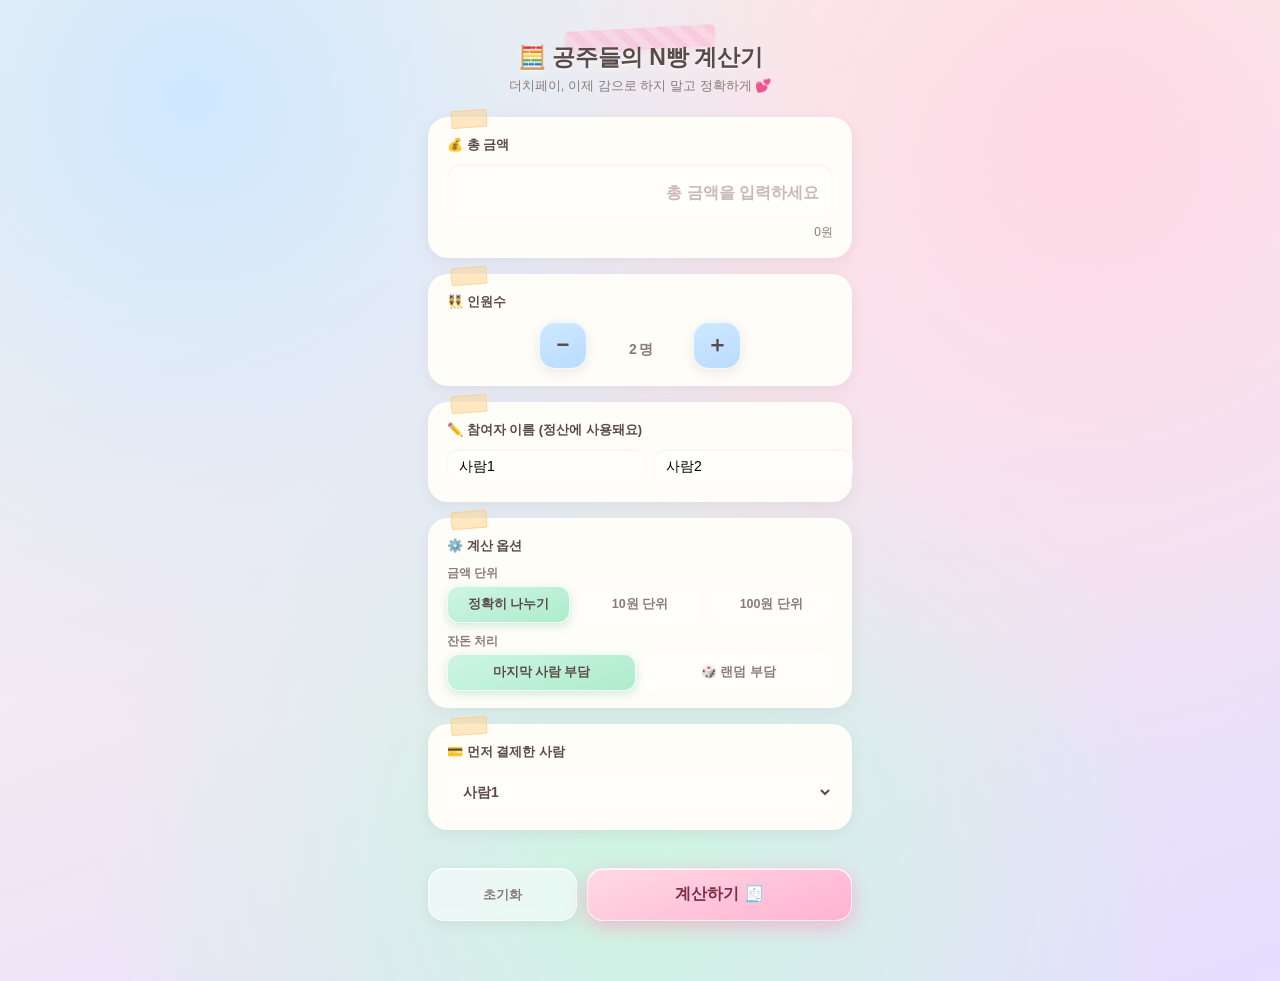
<file: dutchpay/index.html>
<!DOCTYPE html>
<html lang="ko">
<head>
<base target="_top">
<meta charset="UTF-8">
<title>공주들의 N빵 계산기</title>
<!-- 모바일 웹앱 설정 -->
<meta name="theme-color" content="#7C3AED">
<meta name="mobile-web-app-capable" content="yes">
<meta name="apple-mobile-web-app-capable" content="yes">
<meta name="apple-mobile-web-app-title" content="Dutchpay">
<meta name="apple-mobile-web-app-status-bar-style" content="default">

<!-- 파비콘 / 앱 아이콘 -->
<link rel="icon" href="pay.png">
<link rel="apple-touch-icon" href="pay.png">
<style>
  :root{
    --pink:#ffd9e6;
    --pink-deep:#ffb3ce;
    --blue:#cfe8ff;
    --mint:#cdf5e3;
    --cream:#fff6e6;
    --butter:#ffe9b3;
    --lavender:#e6ddff;
    --ink:#5b4a4a;
    --ink-soft:#8a7a7a;
    --gold:#ffcf7a;
    --paper:#fffdf8;
    --shadow: 0 8px 24px rgba(150,120,140,0.18);
    --shadow-soft: 0 4px 14px rgba(150,120,140,0.12);
  }
  *{box-sizing:border-box;}
  html,body{
    margin:0;padding:0;
    font-family:"Gulim","굴림","GulimChe","Dotum",sans-serif;
    color:var(--ink);
    background:
      radial-gradient(circle at 15% 10%, var(--blue) 0%, transparent 45%),
      radial-gradient(circle at 85% 15%, var(--pink) 0%, transparent 45%),
      radial-gradient(circle at 50% 90%, var(--mint) 0%, transparent 50%),
      linear-gradient(160deg, var(--cream), var(--lavender));
    min-height:100vh;
    -webkit-font-smoothing:antialiased;
  }
  .app{
    max-width:460px;
    margin:0 auto;
    padding:28px 18px 60px;
    position:relative;
  }

  /* ===== Header ===== */
  .header{
    text-align:center;
    margin-bottom:22px;
    position:relative;
  }
  .washi{
    position:absolute;
    top:-14px;left:50%;
    transform:translateX(-50%) rotate(-3deg);
    width:150px;height:22px;
    background:repeating-linear-gradient(45deg, var(--pink-deep), var(--pink-deep) 8px, #ffc9dc 8px, #ffc9dc 16px);
    opacity:0.55;border-radius:4px;
    box-shadow:0 2px 6px rgba(0,0,0,0.06);
    z-index:1;
  }
  .header h1{
    position:relative;
    z-index:2;
    margin:14px 0 4px;
    font-size:23px;
    font-weight:800;
    letter-spacing:-0.3px;
    text-shadow:0 1px 0 rgba(255,255,255,0.9), 0 2px 6px rgba(255,255,255,0.6);
  }
  .header p{
    position:relative;
    z-index:2;
    margin:0;
    font-size:13px;
    color:var(--ink-soft);
  }

  /* ===== Paper card (sticky-note style board) ===== */
  .card{
    background:var(--paper);
    background-image:
      linear-gradient(var(--paper), var(--paper)),
      repeating-linear-gradient(transparent 0 27px, rgba(180,160,150,0.06) 27px 28px);
    border-radius:20px;
    padding:18px 18px 16px;
    margin-bottom:16px;
    box-shadow:var(--shadow-soft);
    position:relative;
    border:1px solid rgba(255,255,255,0.6);
  }
  .card::before{
    content:'';
    position:absolute;
    top:-8px;left:22px;
    width:34px;height:16px;
    background:rgba(255,214,150,0.55);
    border:1px solid rgba(255,190,110,0.5);
    border-radius:2px;
    transform:rotate(-4deg);
  }
  .card-label{
    font-size:13px;
    font-weight:700;
    color:var(--ink);
    margin-bottom:10px;
    display:flex;align-items:center;gap:6px;
  }

  /* ===== Amount input ===== */
  .amount-input{
    width:100%;
    border:none;
    background:rgba(255,255,255,0.65);
    border-radius:14px;
    padding:14px 14px;
    font-size:22px;
    font-weight:800;
    text-align:right;
    color:var(--ink);
    outline:none;
    box-shadow:inset 0 1px 4px rgba(0,0,0,0.05);
  }
  .amount-input::placeholder{ color:#c9b8b8; font-weight:600; font-size:16px; }
  .amount-suffix{ text-align:right; font-size:12px; color:var(--ink-soft); margin-top:6px; }

  /* ===== Glass button base ===== */
  .glass-btn{
    border:none;
    cursor:pointer;
    border-radius:16px;
    backdrop-filter:blur(6px);
    background:rgba(255,255,255,0.55);
    border:1px solid rgba(255,255,255,0.7);
    box-shadow:0 4px 12px rgba(150,120,140,0.15), inset 0 1px 0 rgba(255,255,255,0.8);
    transition:transform .15s ease, box-shadow .15s ease;
    color:var(--ink);
    font-weight:700;
  }
  .glass-btn:active{ transform:scale(0.96); }

  /* ===== People counter ===== */
  .counter-row{
    display:flex;align-items:center;justify-content:center;gap:18px;
  }
  .counter-btn{
    width:48px;height:48px;
    font-size:22px;
    background:linear-gradient(160deg, var(--blue), #b9dcff);
  }
  .counter-value{
    min-width:70px;
    text-align:center;
    font-size:26px;
    font-weight:800;
  }
  .counter-value span{ font-size:14px; font-weight:600; color:var(--ink-soft); margin-left:2px;}

  /* ===== Names ===== */
  .name-grid{
    display:grid;
    grid-template-columns:1fr 1fr;
    gap:8px;
  }
  .name-input{
    border:none;
    border-radius:12px;
    padding:10px 12px;
    font-size:14px;
    background:rgba(255,255,255,0.65);
    outline:none;
    box-shadow:inset 0 1px 3px rgba(0,0,0,0.05);
  }

  /* ===== Options ===== */
  .opt-group{ display:flex; flex-direction:column; gap:8px; }
  .opt-title{ font-size:12px; color:var(--ink-soft); margin:10px 0 4px; font-weight:700;}
  .radio-row{ display:flex; gap:8px; flex-wrap:wrap; }
  .radio-pill{
    flex:1;
    text-align:center;
    padding:9px 6px;
    border-radius:12px;
    font-size:12.5px;
    font-weight:700;
    background:rgba(255,255,255,0.5);
    border:1.5px solid transparent;
    cursor:pointer;
    color:var(--ink-soft);
    transition:all .15s ease;
  }
  .radio-pill.active{
    background:linear-gradient(160deg, var(--mint), #aeeccb);
    color:var(--ink);
    border-color:rgba(255,255,255,0.8);
    box-shadow:0 3px 10px rgba(120,200,160,0.35);
  }
  .radio-pill input{ display:none; }

  /* ===== Payer select ===== */
  select.payer-select{
    width:100%;
    padding:12px;
    border-radius:12px;
    border:none;
    background:rgba(255,255,255,0.65);
    font-size:14px;
    font-weight:700;
    color:var(--ink);
    outline:none;
  }

  /* ===== Action buttons ===== */
  .action-row{
    display:flex;gap:10px;margin-top:6px;
  }
  .btn-reset{
    flex:1;
    padding:15px;
    background:rgba(255,255,255,0.5);
    color:var(--ink-soft);
  }
  .btn-calc{
    flex:2;
    padding:15px;
    font-size:16px;
    background:linear-gradient(160deg, var(--pink), var(--pink-deep));
    box-shadow:0 6px 20px rgba(255,140,180,0.55), inset 0 1px 0 rgba(255,255,255,0.9);
    color:#7a2e4a;
  }
  .error-msg{
    color:#d1668a;
    font-size:12.5px;
    text-align:center;
    margin-top:8px;
    min-height:16px;
    font-weight:600;
  }

  /* ===== Modal ===== */
  .overlay{
    position:fixed; inset:0;
    background:rgba(80,60,70,0.35);
    backdrop-filter:blur(6px);
    display:none;
    align-items:center;justify-content:center;
    padding:20px;
    z-index:50;
    animation:fadeIn .25s ease;
  }
  .overlay.show{ display:flex; }
  @keyframes fadeIn{ from{opacity:0;} to{opacity:1;} }
  .modal{
    width:100%;
    max-width:380px;
    background:linear-gradient(160deg, #fffdf8, #fff3e0);
    border-radius:26px;
    padding:26px 22px 22px;
    box-shadow:0 20px 50px rgba(0,0,0,0.25);
    border:1px solid rgba(255,255,255,0.8);
    position:relative;
    animation:popIn .3s cubic-bezier(.34,1.56,.64,1);
    max-height:86vh;
    overflow-y:auto;
  }
  @keyframes popIn{ from{opacity:0; transform:translateY(16px) scale(0.94);} to{opacity:1; transform:translateY(0) scale(1);} }
  .modal-close{
    position:absolute; top:14px; right:16px;
    background:none;border:none;font-size:18px;color:var(--ink-soft);cursor:pointer;
  }
  .modal h2{ text-align:center; font-size:15px; margin:0 0 14px; color:var(--ink-soft); font-weight:700;}
  .result-main{
    text-align:center;
    background:rgba(255,255,255,0.6);
    border-radius:18px;
    padding:18px 10px;
    margin-bottom:14px;
  }
  .result-main .big{ font-size:30px; font-weight:900; color:#c9761f; }
  .result-main .small{ font-size:12.5px; color:var(--ink-soft); margin-top:4px; }
  .result-grid{
    display:grid;grid-template-columns:1fr 1fr;gap:8px;margin-bottom:14px;
  }
  .result-chip{
    background:rgba(255,255,255,0.55);
    border-radius:12px;
    padding:10px;
    text-align:center;
  }
  .result-chip .label{ font-size:11px; color:var(--ink-soft); }
  .result-chip .value{ font-size:15px; font-weight:800; margin-top:2px; }
  .settle-list{
    background:rgba(255,255,255,0.5);
    border-radius:14px;
    padding:10px 12px;
    margin-bottom:12px;
  }
  .settle-list div{
    font-size:13.5px;
    padding:6px 0;
    border-bottom:1px dashed rgba(150,120,140,0.2);
  }
  .settle-list div:last-child{ border-bottom:none; }
  .random-note{
    text-align:center;
    font-size:13px;
    background:linear-gradient(160deg, var(--pink), var(--pink-deep));
    border-radius:12px;
    padding:9px;
    margin-bottom:12px;
    font-weight:700;
  }
  .modal-actions{ display:flex; gap:8px; }
  .btn-share{
    flex:1;
    padding:13px;
    background:linear-gradient(160deg, var(--lavender), #cbbcff);
  }
  .btn-close2{
    flex:1;
    padding:13px;
    background:rgba(255,255,255,0.5);
    color:var(--ink-soft);
  }
  .decor{ position:absolute; font-size:16px; opacity:0.75; pointer-events:none; }
</style>
</head>
<body>
<div class="app">

  <div class="header">
    <div class="washi"></div>
    <h1>🧮 공주들의 N빵 계산기</h1>
    <p>더치페이, 이제 감으로 하지 말고 정확하게 💕</p>
  </div>

  <!-- 총 금액 -->
  <div class="card">
    <div class="card-label">💰 총 금액</div>
    <input type="text" inputmode="numeric" id="totalAmount" class="amount-input" placeholder="총 금액을 입력하세요">
    <div class="amount-suffix" id="amountWon">0원</div>
  </div>

  <!-- 인원수 -->
  <div class="card">
    <div class="card-label">👯 인원수</div>
    <div class="counter-row">
      <button class="glass-btn counter-btn" onclick="changePeople(-1)">−</button>
      <div class="counter-value"><span id="peopleCount">2</span><span>명</span></div>
      <button class="glass-btn counter-btn" onclick="changePeople(1)">＋</button>
    </div>
  </div>

  <!-- 이름 입력 -->
  <div class="card">
    <div class="card-label">✏️ 참여자 이름 (정산에 사용돼요)</div>
    <div class="name-grid" id="nameGrid"></div>
  </div>

  <!-- 옵션 -->
  <div class="card">
    <div class="card-label">⚙️ 계산 옵션</div>
    <div class="opt-title">금액 단위</div>
    <div class="radio-row" id="roundGroup">
      <label class="radio-pill active" data-val="exact"><input type="radio" name="round" value="exact" checked>정확히 나누기</label>
      <label class="radio-pill" data-val="10"><input type="radio" name="round" value="10">10원 단위</label>
      <label class="radio-pill" data-val="100"><input type="radio" name="round" value="100">100원 단위</label>
    </div>
    <div class="opt-title">잔돈 처리</div>
    <div class="radio-row" id="remainderGroup">
      <label class="radio-pill active" data-val="last"><input type="radio" name="remainder" value="last" checked>마지막 사람 부담</label>
      <label class="radio-pill" data-val="random"><input type="radio" name="remainder" value="random">🎲 랜덤 부담</label>
    </div>
  </div>

  <!-- 결제자 -->
  <div class="card">
    <div class="card-label">💳 먼저 결제한 사람</div>
    <select id="payerSelect" class="payer-select"></select>
  </div>

  <div class="error-msg" id="errorMsg"></div>

  <div class="action-row">
    <button class="glass-btn btn-reset" onclick="resetAll()">초기화</button>
    <button class="glass-btn btn-calc" onclick="calculate()">계산하기 🧾</button>
  </div>
</div>

<!-- 결과 모달 -->
<div class="overlay" id="overlay">
  <div class="modal">
    <button class="modal-close" onclick="closeModal()">✕</button>
    <h2>정산 결과 🌸</h2>
    <div class="result-main">
      <div class="big" id="perPersonBig">0원</div>
      <div class="small">1인당 부담 금액</div>
    </div>
    <div class="result-grid">
      <div class="result-chip"><div class="label">총 금액</div><div class="value" id="rTotal">0원</div></div>
      <div class="result-chip"><div class="label">인원수</div><div class="value" id="rPeople">0명</div></div>
      <div class="result-chip"><div class="label">기본 1인당</div><div class="value" id="rBase">0원</div></div>
      <div class="result-chip"><div class="label">남는 금액</div><div class="value" id="rRemain">0원</div></div>
    </div>
    <div class="random-note" id="randomNote" style="display:none;"></div>
    <div class="settle-list" id="settleList"></div>
    <div class="modal-actions">
      <button class="glass-btn btn-share" onclick="shareResult()">공유하기 📋</button>
      <button class="glass-btn btn-close2" onclick="closeModal()">닫기</button>
    </div>
  </div>
</div>

<script>
let peopleCount = 2;
let lastResult = null;

// ---------- 금액 입력 (콤마 자동) ----------
const totalInput = document.getElementById('totalAmount');
totalInput.addEventListener('input', () => {
  const raw = totalInput.value.replace(/[^0-9]/g, '');
  totalInput.value = raw ? Number(raw).toLocaleString('ko-KR') : '';
  document.getElementById('amountWon').textContent = (raw ? Number(raw).toLocaleString('ko-KR') : '0') + '원';
});

function getRawTotal(){
  return Number(totalInput.value.replace(/[^0-9]/g, '')) || 0;
}

// ---------- 인원수 ----------
function changePeople(delta){
  const next = peopleCount + delta;
  if(next < 2){ showError('인원수는 최소 2명 이상이어야 해요.'); return; }
  if(next > 20){ showError('인원수는 최대 20명까지 가능해요.'); return; }
  peopleCount = next;
  document.getElementById('peopleCount').textContent = peopleCount;
  renderNameGrid();
  renderPayerSelect();
  clearError();
}

function renderNameGrid(){
  const grid = document.getElementById('nameGrid');
  const existing = Array.from(grid.querySelectorAll('.name-input')).map(i => i.value);
  grid.innerHTML = '';
  for(let i = 0; i < peopleCount; i++){
    const input = document.createElement('input');
    input.className = 'name-input';
    input.maxLength = 6;
    input.value = existing[i] || ('사람' + (i+1));
    input.addEventListener('input', renderPayerSelect);
    grid.appendChild(input);
  }
}

function getNames(){
  return Array.from(document.querySelectorAll('.name-input')).map(i => i.value.trim() || '이름없음');
}

function renderPayerSelect(){
  const select = document.getElementById('payerSelect');
  const prev = select.value;
  const names = getNames();
  select.innerHTML = names.map((n, idx) => `<option value="${idx}">${n}</option>`).join('');
  if(prev && Number(prev) < names.length) select.value = prev;
}

// ---------- 옵션 라디오 pill ----------
function setupPillGroup(groupId){
  const group = document.getElementById(groupId);
  group.querySelectorAll('.radio-pill').forEach(pill => {
    pill.addEventListener('click', () => {
      group.querySelectorAll('.radio-pill').forEach(p => p.classList.remove('active'));
      pill.classList.add('active');
      pill.querySelector('input').checked = true;
    });
  });
}
setupPillGroup('roundGroup');
setupPillGroup('remainderGroup');

function getRoundOption(){
  return document.querySelector('input[name="round"]:checked').value;
}
function getRemainderMode(){
  return document.querySelector('input[name="remainder"]:checked').value;
}

// ---------- 에러 메시지 ----------
function showError(msg){
  document.getElementById('errorMsg').textContent = msg;
}
function clearError(){
  document.getElementById('errorMsg').textContent = '';
}

// ---------- 계산 ----------
function calculate(){
  clearError();
  const total = getRawTotal();
  const people = peopleCount;

  if(total <= 0){ showError('총 금액은 0원보다 커야 해요.'); return; }
  if(people < 2){ showError('인원수는 최소 2명 이상이어야 해요.'); return; }

  const roundOpt = getRoundOption();
  const remainderMode = getRemainderMode();
  const names = getNames();

  let unit = 1;
  if(roundOpt === '10') unit = 10;
  if(roundOpt === '100') unit = 100;

  const base = Math.floor(Math.floor(total / people) / unit) * unit;
  const remainder = total - (base * people);

  // 잔돈을 부담할 사람 index 결정
  let extraIdx = people - 1; // 기본: 마지막 사람
  if(remainder > 0 && remainderMode === 'random'){
    extraIdx = Math.floor(Math.random() * people);
  }

  const shares = new Array(people).fill(base);
  if(remainder > 0) shares[extraIdx] += remainder;

  const payerIdx = Number(document.getElementById('payerSelect').value);

  lastResult = { total, people, base, remainder, shares, names, payerIdx, extraIdx, remainderMode };
  renderResult();
  document.getElementById('overlay').classList.add('show');
}

function renderResult(){
  const r = lastResult;
  document.getElementById('perPersonBig').textContent = Math.round(r.total / r.people).toLocaleString('ko-KR') + '원 (평균)';
  document.getElementById('rTotal').textContent = r.total.toLocaleString('ko-KR') + '원';
  document.getElementById('rPeople').textContent = r.people + '명';
  document.getElementById('rBase').textContent = r.base.toLocaleString('ko-KR') + '원';
  document.getElementById('rRemain').textContent = r.remainder.toLocaleString('ko-KR') + '원';

  const noteEl = document.getElementById('randomNote');
  if(r.remainder > 0){
    noteEl.style.display = 'block';
    noteEl.textContent = '🎲 오늘은 ' + r.names[r.extraIdx] + '가(이) ' + r.remainder.toLocaleString('ko-KR') + '원을 더 냅니다!';
  } else {
    noteEl.style.display = 'none';
  }

  const settleEl = document.getElementById('settleList');
  settleEl.innerHTML = '';
  const payerName = r.names[r.payerIdx];
  r.names.forEach((name, idx) => {
    if(idx === r.payerIdx) return;
    const owe = r.shares[idx];
    const div = document.createElement('div');
    div.textContent = `${name} → ${payerName}  ${owe.toLocaleString('ko-KR')}원`;
    settleEl.appendChild(div);
  });
  if(r.names.length <= 1){
    settleEl.innerHTML = '<div>정산할 인원이 없어요.</div>';
  }
}

function closeModal(){
  document.getElementById('overlay').classList.remove('show');
}

function shareResult(){
  if(!lastResult) return;
  const r = lastResult;
  const payerName = r.names[r.payerIdx];
  let text = `🧮 공주들의 N빵 계산기\n`;
  text += `총 금액 : ${r.total.toLocaleString('ko-KR')}원\n`;
  text += `인원 : ${r.people}명\n`;
  text += `1인당 : ${r.base.toLocaleString('ko-KR')}원\n`;
  if(r.remainder > 0){
    text += `잔돈 : ${r.remainder.toLocaleString('ko-KR')}원 (${r.names[r.extraIdx]} 추가 부담)\n`;
  }
  text += `\n[정산]\n`;
  r.names.forEach((name, idx) => {
    if(idx === r.payerIdx) return;
    text += `${name} → ${payerName} ${r.shares[idx].toLocaleString('ko-KR')}원\n`;
  });

  navigator.clipboard.writeText(text).then(() => {
    showError('');
    const btn = document.querySelector('.btn-share');
    const orig = btn.textContent;
    btn.textContent = '복사됨! ✅';
    setTimeout(() => btn.textContent = orig, 1500);
  }).catch(() => {
    alert(text);
  });
}

// ---------- 초기화 ----------
function resetAll(){
  totalInput.value = '';
  document.getElementById('amountWon').textContent = '0원';
  peopleCount = 2;
  document.getElementById('peopleCount').textContent = 2;
  renderNameGrid();
  renderPayerSelect();
  document.querySelectorAll('#roundGroup .radio-pill').forEach((p,i) => p.classList.toggle('active', i===0));
  document.querySelector('input[name="round"][value="exact"]').checked = true;
  document.querySelectorAll('#remainderGroup .radio-pill').forEach((p,i) => p.classList.toggle('active', i===0));
  document.querySelector('input[name="remainder"][value="last"]').checked = true;
  clearError();
}

// 초기 렌더
renderNameGrid();
renderPayerSelect();
</script>
</body>
</html>
</file>
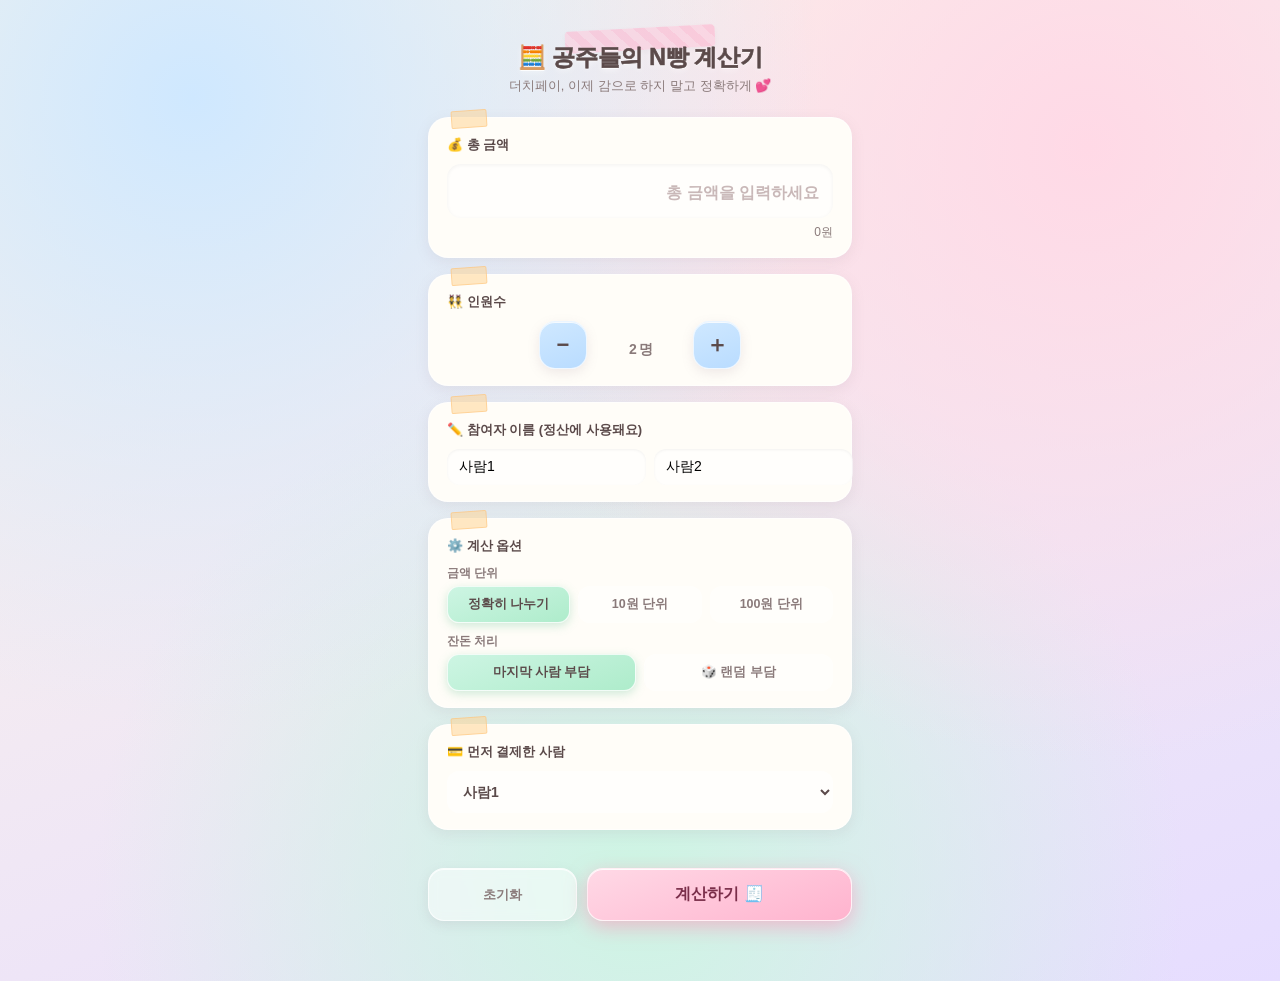
<file: dutchpay2/index.html>
<!DOCTYPE html>
<html lang="ko">
<head>
<base target="_top">
<meta charset="UTF-8">
<meta name="viewport" content="width=device-width, initial-scale=1, maximum-scale=1, user-scalable=no">
<title>공주들의 N빵 계산기</title>
<!-- 모바일 웹앱 설정 (홈 화면에 추가한 아이콘으로 실행할 때만 적용됨) -->
<meta name="theme-color" content="#7C3AED">
<meta name="mobile-web-app-capable" content="yes">
<meta name="apple-mobile-web-app-capable" content="yes">
<meta name="apple-mobile-web-app-title" content="더치페이 계산기">
<meta name="apple-mobile-web-app-status-bar-style" content="default">
<style>
  :root{
    --pink:#ffd9e6;
    --pink-deep:#ffb3ce;
    --blue:#cfe8ff;
    --mint:#cdf5e3;
    --cream:#fff6e6;
    --butter:#ffe9b3;
    --lavender:#e6ddff;
    --ink:#5b4a4a;
    --ink-soft:#8a7a7a;
    --gold:#ffcf7a;
    --paper:#fffdf8;
    --shadow: 0 8px 24px rgba(150,120,140,0.18);
    --shadow-soft: 0 4px 14px rgba(150,120,140,0.12);
  }
  *{box-sizing:border-box;}
  html,body{
    margin:0;padding:0;
    font-family:"Gulim","굴림","GulimChe","Dotum",sans-serif;
    color:var(--ink);
    background:
      radial-gradient(circle at 15% 10%, var(--blue) 0%, transparent 45%),
      radial-gradient(circle at 85% 15%, var(--pink) 0%, transparent 45%),
      radial-gradient(circle at 50% 90%, var(--mint) 0%, transparent 50%),
      linear-gradient(160deg, var(--cream), var(--lavender));
    min-height:100vh;
    -webkit-font-smoothing:antialiased;
  }
  .app{
    max-width:460px;
    margin:0 auto;
    padding:28px 18px 60px;
    position:relative;
  }

  /* ===== Header ===== */
  .header{
    text-align:center;
    margin-bottom:22px;
    position:relative;
  }
  .washi{
    position:absolute;
    top:-14px;left:50%;
    transform:translateX(-50%) rotate(-3deg);
    width:150px;height:22px;
    background:repeating-linear-gradient(45deg, var(--pink-deep), var(--pink-deep) 8px, #ffc9dc 8px, #ffc9dc 16px);
    opacity:0.55;border-radius:4px;
    box-shadow:0 2px 6px rgba(0,0,0,0.06);
    z-index:1;
  }
  .header h1{
    position:relative;
    z-index:2;
    margin:14px 0 4px;
    font-size:23px;
    font-weight:900;
    letter-spacing:-0.3px;
    -webkit-text-stroke:0.6px var(--ink);
    text-shadow:0 1px 0 rgba(255,255,255,0.9), 0 2px 6px rgba(255,255,255,0.6);
  }
  .header p{
    position:relative;
    z-index:2;
    margin:0;
    font-size:13px;
    color:var(--ink-soft);
  }

  /* ===== Paper card (sticky-note style board) ===== */
  .card{
    background:var(--paper);
    background-image:
      linear-gradient(var(--paper), var(--paper)),
      repeating-linear-gradient(transparent 0 27px, rgba(180,160,150,0.06) 27px 28px);
    border-radius:20px;
    padding:18px 18px 16px;
    margin-bottom:16px;
    box-shadow:var(--shadow-soft);
    position:relative;
    border:1px solid rgba(255,255,255,0.6);
  }
  .card::before{
    content:'';
    position:absolute;
    top:-8px;left:22px;
    width:34px;height:16px;
    background:rgba(255,214,150,0.55);
    border:1px solid rgba(255,190,110,0.5);
    border-radius:2px;
    transform:rotate(-4deg);
  }
  .card-label{
    font-size:13px;
    font-weight:700;
    color:var(--ink);
    margin-bottom:10px;
    display:flex;align-items:center;gap:6px;
  }

  /* ===== Amount input ===== */
  .amount-input{
    width:100%;
    border:none;
    background:rgba(255,255,255,0.65);
    border-radius:14px;
    padding:14px 14px;
    font-size:22px;
    font-weight:800;
    text-align:right;
    color:var(--ink);
    outline:none;
    box-shadow:inset 0 1px 4px rgba(0,0,0,0.05);
  }
  .amount-input::placeholder{ color:#c9b8b8; font-weight:600; font-size:16px; }
  .amount-suffix{ text-align:right; font-size:12px; color:var(--ink-soft); margin-top:6px; }

  /* ===== Glass button base ===== */
  .glass-btn{
    border:none;
    cursor:pointer;
    border-radius:16px;
    backdrop-filter:blur(6px);
    background:rgba(255,255,255,0.55);
    border:1px solid rgba(255,255,255,0.7);
    box-shadow:0 4px 12px rgba(150,120,140,0.15), inset 0 1px 0 rgba(255,255,255,0.8);
    transition:transform .15s ease, box-shadow .15s ease;
    color:var(--ink);
    font-weight:700;
  }
  .glass-btn:active{ transform:scale(0.96); }

  /* ===== People counter ===== */
  .counter-row{
    display:flex;align-items:center;justify-content:center;gap:18px;
  }
  .counter-btn{
    width:48px;height:48px;
    font-size:22px;
    background:linear-gradient(160deg, var(--blue), #b9dcff);
  }
  .counter-value{
    min-width:70px;
    text-align:center;
    font-size:26px;
    font-weight:800;
  }
  .counter-value span{ font-size:14px; font-weight:600; color:var(--ink-soft); margin-left:2px;}

  /* ===== Names ===== */
  .name-grid{
    display:grid;
    grid-template-columns:1fr 1fr;
    gap:8px;
  }
  .name-input{
    border:none;
    border-radius:12px;
    padding:10px 12px;
    font-size:14px;
    background:rgba(255,255,255,0.65);
    outline:none;
    box-shadow:inset 0 1px 3px rgba(0,0,0,0.05);
  }

  /* ===== Options ===== */
  .opt-group{ display:flex; flex-direction:column; gap:8px; }
  .opt-title{ font-size:12px; color:var(--ink-soft); margin:10px 0 4px; font-weight:700;}
  .radio-row{ display:flex; gap:8px; flex-wrap:wrap; }
  .radio-pill{
    flex:1;
    text-align:center;
    padding:9px 6px;
    border-radius:12px;
    font-size:12.5px;
    font-weight:700;
    background:rgba(255,255,255,0.5);
    border:1.5px solid transparent;
    cursor:pointer;
    color:var(--ink-soft);
    transition:all .15s ease;
  }
  .radio-pill.active{
    background:linear-gradient(160deg, var(--mint), #aeeccb);
    color:var(--ink);
    border-color:rgba(255,255,255,0.8);
    box-shadow:0 3px 10px rgba(120,200,160,0.35);
  }
  .radio-pill input{ display:none; }

  /* ===== Payer select ===== */
  select.payer-select{
    width:100%;
    padding:12px;
    border-radius:12px;
    border:none;
    background:rgba(255,255,255,0.65);
    font-size:14px;
    font-weight:700;
    color:var(--ink);
    outline:none;
  }

  /* ===== Action buttons ===== */
  .action-row{
    display:flex;gap:10px;margin-top:6px;
  }
  .btn-reset{
    flex:1;
    padding:15px;
    background:rgba(255,255,255,0.5);
    color:var(--ink-soft);
  }
  .btn-calc{
    flex:2;
    padding:15px;
    font-size:16px;
    background:linear-gradient(160deg, var(--pink), var(--pink-deep));
    box-shadow:0 6px 20px rgba(255,140,180,0.55), inset 0 1px 0 rgba(255,255,255,0.9);
    color:#7a2e4a;
  }
  .error-msg{
    color:#d1668a;
    font-size:12.5px;
    text-align:center;
    margin-top:8px;
    min-height:16px;
    font-weight:600;
  }

  /* ===== Modal ===== */
  .overlay{
    position:fixed; inset:0;
    background:rgba(80,60,70,0.35);
    backdrop-filter:blur(6px);
    display:none;
    align-items:center;justify-content:center;
    padding:20px;
    z-index:50;
    animation:fadeIn .25s ease;
  }
  .overlay.show{ display:flex; }
  @keyframes fadeIn{ from{opacity:0;} to{opacity:1;} }
  .modal{
    width:100%;
    max-width:380px;
    background:linear-gradient(160deg, #fffdf8, #fff3e0);
    border-radius:26px;
    padding:26px 22px 22px;
    box-shadow:0 20px 50px rgba(0,0,0,0.25);
    border:1px solid rgba(255,255,255,0.8);
    position:relative;
    animation:popIn .3s cubic-bezier(.34,1.56,.64,1);
    max-height:86vh;
    overflow-y:auto;
  }
  @keyframes popIn{ from{opacity:0; transform:translateY(16px) scale(0.94);} to{opacity:1; transform:translateY(0) scale(1);} }
  .modal-close{
    position:absolute; top:14px; right:16px;
    background:none;border:none;font-size:18px;color:var(--ink-soft);cursor:pointer;
  }
  .modal h2{ text-align:center; font-size:15px; margin:0 0 14px; color:var(--ink-soft); font-weight:700;}
  .result-main{
    text-align:center;
    background:rgba(255,255,255,0.6);
    border-radius:18px;
    padding:18px 10px;
    margin-bottom:14px;
  }
  .result-main .big{ font-size:30px; font-weight:900; color:#c9761f; }
  .result-main .small{ font-size:12.5px; color:var(--ink-soft); margin-top:4px; }
  .result-grid{
    display:grid;grid-template-columns:1fr 1fr;gap:8px;margin-bottom:14px;
  }
  .result-chip{
    background:rgba(255,255,255,0.55);
    border-radius:12px;
    padding:10px;
    text-align:center;
  }
  .result-chip .label{ font-size:11px; color:var(--ink-soft); }
  .result-chip .value{ font-size:15px; font-weight:800; margin-top:2px; }
  .settle-list{
    background:rgba(255,255,255,0.5);
    border-radius:14px;
    padding:10px 12px;
    margin-bottom:12px;
  }
  .settle-list div{
    font-size:13.5px;
    padding:6px 0;
    border-bottom:1px dashed rgba(150,120,140,0.2);
  }
  .settle-list div:last-child{ border-bottom:none; }
  .random-note{
    text-align:center;
    font-size:13px;
    background:linear-gradient(160deg, var(--pink), var(--pink-deep));
    border-radius:12px;
    padding:9px;
    margin-bottom:12px;
    font-weight:700;
  }
  .modal-actions{ display:flex; gap:8px; }
  .btn-share{
    flex:1;
    padding:13px;
    background:linear-gradient(160deg, var(--lavender), #cbbcff);
  }
  .btn-close2{
    flex:1;
    padding:13px;
    background:rgba(255,255,255,0.5);
    color:var(--ink-soft);
  }
  .decor{ position:absolute; font-size:16px; opacity:0.75; pointer-events:none; }
</style>
</head>
<body>
<div class="app">

  <div class="header">
    <div class="washi"></div>
    <h1>🧮 공주들의 N빵 계산기</h1>
    <p>더치페이, 이제 감으로 하지 말고 정확하게 💕</p>
  </div>

  <!-- 총 금액 -->
  <div class="card">
    <div class="card-label">💰 총 금액</div>
    <input type="text" inputmode="numeric" id="totalAmount" class="amount-input" placeholder="총 금액을 입력하세요">
    <div class="amount-suffix" id="amountWon">0원</div>
  </div>

  <!-- 인원수 -->
  <div class="card">
    <div class="card-label">👯 인원수</div>
    <div class="counter-row">
      <button class="glass-btn counter-btn" onclick="changePeople(-1)">−</button>
      <div class="counter-value"><span id="peopleCount">2</span><span>명</span></div>
      <button class="glass-btn counter-btn" onclick="changePeople(1)">＋</button>
    </div>
  </div>

  <!-- 이름 입력 -->
  <div class="card">
    <div class="card-label">✏️ 참여자 이름 (정산에 사용돼요)</div>
    <div class="name-grid" id="nameGrid"></div>
  </div>

  <!-- 옵션 -->
  <div class="card">
    <div class="card-label">⚙️ 계산 옵션</div>
    <div class="opt-title">금액 단위</div>
    <div class="radio-row" id="roundGroup">
      <label class="radio-pill active" data-val="exact"><input type="radio" name="round" value="exact" checked>정확히 나누기</label>
      <label class="radio-pill" data-val="10"><input type="radio" name="round" value="10">10원 단위</label>
      <label class="radio-pill" data-val="100"><input type="radio" name="round" value="100">100원 단위</label>
    </div>
    <div class="opt-title">잔돈 처리</div>
    <div class="radio-row" id="remainderGroup">
      <label class="radio-pill active" data-val="last"><input type="radio" name="remainder" value="last" checked>마지막 사람 부담</label>
      <label class="radio-pill" data-val="random"><input type="radio" name="remainder" value="random">🎲 랜덤 부담</label>
    </div>
  </div>

  <!-- 결제자 -->
  <div class="card">
    <div class="card-label">💳 먼저 결제한 사람</div>
    <select id="payerSelect" class="payer-select"></select>
  </div>

  <div class="error-msg" id="errorMsg"></div>

  <div class="action-row">
    <button class="glass-btn btn-reset" onclick="resetAll()">초기화</button>
    <button class="glass-btn btn-calc" onclick="calculate()">계산하기 🧾</button>
  </div>
</div>

<!-- 결과 모달 -->
<div class="overlay" id="overlay">
  <div class="modal">
    <button class="modal-close" onclick="closeModal()">✕</button>
    <h2>정산 결과 🌸</h2>
    <div class="result-main">
      <div class="big" id="perPersonBig">0원</div>
      <div class="small">1인당 부담 금액</div>
    </div>
    <div class="result-grid">
      <div class="result-chip"><div class="label">총 금액</div><div class="value" id="rTotal">0원</div></div>
      <div class="result-chip"><div class="label">인원수</div><div class="value" id="rPeople">0명</div></div>
      <div class="result-chip"><div class="label">기본 1인당</div><div class="value" id="rBase">0원</div></div>
      <div class="result-chip"><div class="label">남는 금액</div><div class="value" id="rRemain">0원</div></div>
    </div>
    <div class="random-note" id="randomNote" style="display:none;"></div>
    <div class="settle-list" id="settleList"></div>
    <div class="modal-actions">
      <button class="glass-btn btn-share" onclick="shareResult()">공유하기 📋</button>
      <button class="glass-btn btn-close2" onclick="closeModal()">닫기</button>
    </div>
  </div>
</div>

<script>
let peopleCount = 2;
let lastResult = null;

// ---------- 금액 입력 (콤마 자동) ----------
const totalInput = document.getElementById('totalAmount');
totalInput.addEventListener('input', () => {
  const raw = totalInput.value.replace(/[^0-9]/g, '');
  totalInput.value = raw ? Number(raw).toLocaleString('ko-KR') : '';
  document.getElementById('amountWon').textContent = (raw ? Number(raw).toLocaleString('ko-KR') : '0') + '원';
});

function getRawTotal(){
  return Number(totalInput.value.replace(/[^0-9]/g, '')) || 0;
}

// ---------- 인원수 ----------
function changePeople(delta){
  const next = peopleCount + delta;
  if(next < 2){ showError('인원수는 최소 2명 이상이어야 해요.'); return; }
  if(next > 20){ showError('인원수는 최대 20명까지 가능해요.'); return; }
  peopleCount = next;
  document.getElementById('peopleCount').textContent = peopleCount;
  renderNameGrid();
  renderPayerSelect();
  clearError();
}

function renderNameGrid(){
  const grid = document.getElementById('nameGrid');
  const existing = Array.from(grid.querySelectorAll('.name-input')).map(i => i.value);
  grid.innerHTML = '';
  for(let i = 0; i < peopleCount; i++){
    const input = document.createElement('input');
    input.className = 'name-input';
    input.maxLength = 6;
    input.value = existing[i] || ('사람' + (i+1));
    input.addEventListener('input', renderPayerSelect);
    grid.appendChild(input);
  }
}

function getNames(){
  return Array.from(document.querySelectorAll('.name-input')).map(i => i.value.trim() || '이름없음');
}

function renderPayerSelect(){
  const select = document.getElementById('payerSelect');
  const prev = select.value;
  const names = getNames();
  select.innerHTML = names.map((n, idx) => `<option value="${idx}">${n}</option>`).join('');
  if(prev && Number(prev) < names.length) select.value = prev;
}

// ---------- 옵션 라디오 pill ----------
function setupPillGroup(groupId){
  const group = document.getElementById(groupId);
  group.querySelectorAll('.radio-pill').forEach(pill => {
    pill.addEventListener('click', () => {
      group.querySelectorAll('.radio-pill').forEach(p => p.classList.remove('active'));
      pill.classList.add('active');
      pill.querySelector('input').checked = true;
    });
  });
}
setupPillGroup('roundGroup');
setupPillGroup('remainderGroup');

function getRoundOption(){
  return document.querySelector('input[name="round"]:checked').value;
}
function getRemainderMode(){
  return document.querySelector('input[name="remainder"]:checked').value;
}

// ---------- 에러 메시지 ----------
function showError(msg){
  document.getElementById('errorMsg').textContent = msg;
}
function clearError(){
  document.getElementById('errorMsg').textContent = '';
}

// ---------- 계산 ----------
function calculate(){
  clearError();
  const total = getRawTotal();
  const people = peopleCount;

  if(total <= 0){ showError('총 금액은 0원보다 커야 해요.'); return; }
  if(people < 2){ showError('인원수는 최소 2명 이상이어야 해요.'); return; }

  const roundOpt = getRoundOption();
  const remainderMode = getRemainderMode();
  const names = getNames();

  let unit = 1;
  if(roundOpt === '10') unit = 10;
  if(roundOpt === '100') unit = 100;

  const base = Math.floor(Math.floor(total / people) / unit) * unit;
  const remainder = total - (base * people);

  // 잔돈을 부담할 사람 index 결정
  let extraIdx = people - 1; // 기본: 마지막 사람
  if(remainder > 0 && remainderMode === 'random'){
    extraIdx = Math.floor(Math.random() * people);
  }

  const shares = new Array(people).fill(base);
  if(remainder > 0) shares[extraIdx] += remainder;

  const payerIdx = Number(document.getElementById('payerSelect').value);

  lastResult = { total, people, base, remainder, shares, names, payerIdx, extraIdx, remainderMode };
  renderResult();
  document.getElementById('overlay').classList.add('show');
}

function renderResult(){
  const r = lastResult;
  document.getElementById('perPersonBig').textContent = Math.round(r.total / r.people).toLocaleString('ko-KR') + '원 (평균)';
  document.getElementById('rTotal').textContent = r.total.toLocaleString('ko-KR') + '원';
  document.getElementById('rPeople').textContent = r.people + '명';
  document.getElementById('rBase').textContent = r.base.toLocaleString('ko-KR') + '원';
  document.getElementById('rRemain').textContent = r.remainder.toLocaleString('ko-KR') + '원';

  const noteEl = document.getElementById('randomNote');
  if(r.remainder > 0){
    noteEl.style.display = 'block';
    noteEl.textContent = '🎲 오늘은 ' + r.names[r.extraIdx] + '가(이) ' + r.remainder.toLocaleString('ko-KR') + '원을 더 냅니다!';
  } else {
    noteEl.style.display = 'none';
  }

  const settleEl = document.getElementById('settleList');
  settleEl.innerHTML = '';
  const payerName = r.names[r.payerIdx];
  r.names.forEach((name, idx) => {
    if(idx === r.payerIdx) return;
    const owe = r.shares[idx];
    const div = document.createElement('div');
    div.textContent = `${name} → ${payerName}  ${owe.toLocaleString('ko-KR')}원`;
    settleEl.appendChild(div);
  });
  if(r.names.length <= 1){
    settleEl.innerHTML = '<div>정산할 인원이 없어요.</div>';
  }
}

function closeModal(){
  document.getElementById('overlay').classList.remove('show');
}

function shareResult(){
  if(!lastResult) return;
  const r = lastResult;
  const payerName = r.names[r.payerIdx];
  let text = `🧮 공주들의 N빵 계산기\n`;
  text += `총 금액 : ${r.total.toLocaleString('ko-KR')}원\n`;
  text += `인원 : ${r.people}명\n`;
  text += `1인당 : ${r.base.toLocaleString('ko-KR')}원\n`;
  if(r.remainder > 0){
    text += `잔돈 : ${r.remainder.toLocaleString('ko-KR')}원 (${r.names[r.extraIdx]} 추가 부담)\n`;
  }
  text += `\n[정산]\n`;
  r.names.forEach((name, idx) => {
    if(idx === r.payerIdx) return;
    text += `${name} → ${payerName} ${r.shares[idx].toLocaleString('ko-KR')}원\n`;
  });

  navigator.clipboard.writeText(text).then(() => {
    showError('');
    const btn = document.querySelector('.btn-share');
    const orig = btn.textContent;
    btn.textContent = '복사됨! ✅';
    setTimeout(() => btn.textContent = orig, 1500);
  }).catch(() => {
    alert(text);
  });
}

// ---------- 초기화 ----------
function resetAll(){
  totalInput.value = '';
  document.getElementById('amountWon').textContent = '0원';
  peopleCount = 2;
  document.getElementById('peopleCount').textContent = 2;
  renderNameGrid();
  renderPayerSelect();
  document.querySelectorAll('#roundGroup .radio-pill').forEach((p,i) => p.classList.toggle('active', i===0));
  document.querySelector('input[name="round"][value="exact"]').checked = true;
  document.querySelectorAll('#remainderGroup .radio-pill').forEach((p,i) => p.classList.toggle('active', i===0));
  document.querySelector('input[name="remainder"][value="last"]').checked = true;
  clearError();
}

// 초기 렌더
renderNameGrid();
renderPayerSelect();
</script>
</body>
</html>
</file>
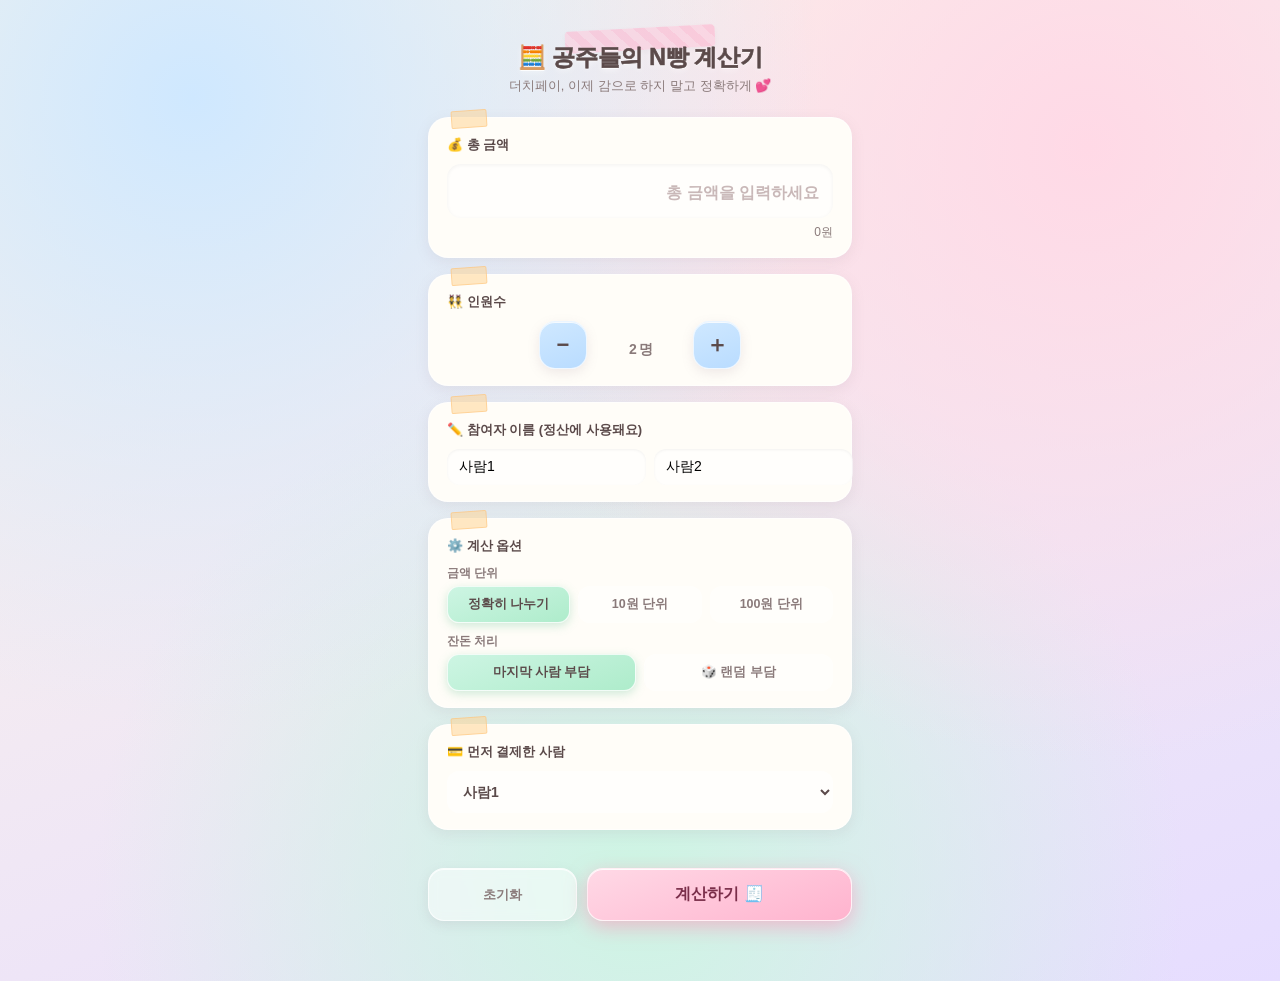
<file: dutchpay3/index.html>
<!DOCTYPE html>
<html lang="ko">
<head>
<base target="_top">
<meta charset="UTF-8">
<meta name="viewport" content="width=device-width, initial-scale=1, maximum-scale=1, user-scalable=no">
<title>공주들의 N빵 계산기</title>
<!-- 모바일 웹앱 설정 (홈 화면에 추가한 아이콘으로 실행할 때만 적용됨) -->
<meta name="theme-color" content="#7C3AED">
<meta name="mobile-web-app-capable" content="yes">
<meta name="apple-mobile-web-app-capable" content="yes">
<meta name="apple-mobile-web-app-title" content="더치페이 계산기">
<meta name="apple-mobile-web-app-status-bar-style" content="default">
 <!-- 파비콘 / 앱 아이콘 -->
 <link rel="icon" href="pay.png">
 <link rel="apple-touch-icon" href="pay.png">
<style>
  :root{
    --pink:#ffd9e6;
    --pink-deep:#ffb3ce;
    --blue:#cfe8ff;
    --mint:#cdf5e3;
    --cream:#fff6e6;
    --butter:#ffe9b3;
    --lavender:#e6ddff;
    --ink:#5b4a4a;
    --ink-soft:#8a7a7a;
    --gold:#ffcf7a;
    --paper:#fffdf8;
    --shadow: 0 8px 24px rgba(150,120,140,0.18);
    --shadow-soft: 0 4px 14px rgba(150,120,140,0.12);
  }
  *{box-sizing:border-box;}
  html,body{
    margin:0;padding:0;
    font-family:"Gulim","굴림","GulimChe","Dotum",sans-serif;
    color:var(--ink);
    background:
      radial-gradient(circle at 15% 10%, var(--blue) 0%, transparent 45%),
      radial-gradient(circle at 85% 15%, var(--pink) 0%, transparent 45%),
      radial-gradient(circle at 50% 90%, var(--mint) 0%, transparent 50%),
      linear-gradient(160deg, var(--cream), var(--lavender));
    min-height:100vh;
    -webkit-font-smoothing:antialiased;
  }
  .app{
    max-width:460px;
    margin:0 auto;
    padding:28px 18px 60px;
    position:relative;
  }

  /* ===== Header ===== */
  .header{
    text-align:center;
    margin-bottom:22px;
    position:relative;
  }
  .washi{
    position:absolute;
    top:-14px;left:50%;
    transform:translateX(-50%) rotate(-3deg);
    width:150px;height:22px;
    background:repeating-linear-gradient(45deg, var(--pink-deep), var(--pink-deep) 8px, #ffc9dc 8px, #ffc9dc 16px);
    opacity:0.55;border-radius:4px;
    box-shadow:0 2px 6px rgba(0,0,0,0.06);
    z-index:1;
  }
  .header h1{
    position:relative;
    z-index:2;
    margin:14px 0 4px;
    font-size:23px;
    font-weight:900;
    letter-spacing:-0.3px;
    -webkit-text-stroke:0.6px var(--ink);
    text-shadow:0 1px 0 rgba(255,255,255,0.9), 0 2px 6px rgba(255,255,255,0.6);
  }
  .header p{
    position:relative;
    z-index:2;
    margin:0;
    font-size:13px;
    color:var(--ink-soft);
  }

  /* ===== Paper card (sticky-note style board) ===== */
  .card{
    background:var(--paper);
    background-image:
      linear-gradient(var(--paper), var(--paper)),
      repeating-linear-gradient(transparent 0 27px, rgba(180,160,150,0.06) 27px 28px);
    border-radius:20px;
    padding:18px 18px 16px;
    margin-bottom:16px;
    box-shadow:var(--shadow-soft);
    position:relative;
    border:1px solid rgba(255,255,255,0.6);
  }
  .card::before{
    content:'';
    position:absolute;
    top:-8px;left:22px;
    width:34px;height:16px;
    background:rgba(255,214,150,0.55);
    border:1px solid rgba(255,190,110,0.5);
    border-radius:2px;
    transform:rotate(-4deg);
  }
  .card-label{
    font-size:13px;
    font-weight:700;
    color:var(--ink);
    margin-bottom:10px;
    display:flex;align-items:center;gap:6px;
  }

  /* ===== Amount input ===== */
  .amount-input{
    width:100%;
    border:none;
    background:rgba(255,255,255,0.65);
    border-radius:14px;
    padding:14px 14px;
    font-size:22px;
    font-weight:800;
    text-align:right;
    color:var(--ink);
    outline:none;
    box-shadow:inset 0 1px 4px rgba(0,0,0,0.05);
  }
  .amount-input::placeholder{ color:#c9b8b8; font-weight:600; font-size:16px; }
  .amount-suffix{ text-align:right; font-size:12px; color:var(--ink-soft); margin-top:6px; }

  /* ===== Glass button base ===== */
  .glass-btn{
    border:none;
    cursor:pointer;
    border-radius:16px;
    backdrop-filter:blur(6px);
    background:rgba(255,255,255,0.55);
    border:1px solid rgba(255,255,255,0.7);
    box-shadow:0 4px 12px rgba(150,120,140,0.15), inset 0 1px 0 rgba(255,255,255,0.8);
    transition:transform .15s ease, box-shadow .15s ease;
    color:var(--ink);
    font-weight:700;
  }
  .glass-btn:active{ transform:scale(0.96); }

  /* ===== People counter ===== */
  .counter-row{
    display:flex;align-items:center;justify-content:center;gap:18px;
  }
  .counter-btn{
    width:48px;height:48px;
    font-size:22px;
    background:linear-gradient(160deg, var(--blue), #b9dcff);
  }
  .counter-value{
    min-width:70px;
    text-align:center;
    font-size:26px;
    font-weight:800;
  }
  .counter-value span{ font-size:14px; font-weight:600; color:var(--ink-soft); margin-left:2px;}

  /* ===== Names ===== */
  .name-grid{
    display:grid;
    grid-template-columns:1fr 1fr;
    gap:8px;
  }
  .name-input{
    border:none;
    border-radius:12px;
    padding:10px 12px;
    font-size:14px;
    background:rgba(255,255,255,0.65);
    outline:none;
    box-shadow:inset 0 1px 3px rgba(0,0,0,0.05);
  }

  /* ===== Options ===== */
  .opt-group{ display:flex; flex-direction:column; gap:8px; }
  .opt-title{ font-size:12px; color:var(--ink-soft); margin:10px 0 4px; font-weight:700;}
  .radio-row{ display:flex; gap:8px; flex-wrap:wrap; }
  .radio-pill{
    flex:1;
    text-align:center;
    padding:9px 6px;
    border-radius:12px;
    font-size:12.5px;
    font-weight:700;
    background:rgba(255,255,255,0.5);
    border:1.5px solid transparent;
    cursor:pointer;
    color:var(--ink-soft);
    transition:all .15s ease;
  }
  .radio-pill.active{
    background:linear-gradient(160deg, var(--mint), #aeeccb);
    color:var(--ink);
    border-color:rgba(255,255,255,0.8);
    box-shadow:0 3px 10px rgba(120,200,160,0.35);
  }
  .radio-pill input{ display:none; }

  /* ===== Payer select ===== */
  select.payer-select{
    width:100%;
    padding:12px;
    border-radius:12px;
    border:none;
    background:rgba(255,255,255,0.65);
    font-size:14px;
    font-weight:700;
    color:var(--ink);
    outline:none;
  }

  /* ===== Action buttons ===== */
  .action-row{
    display:flex;gap:10px;margin-top:6px;
  }
  .btn-reset{
    flex:1;
    padding:15px;
    background:rgba(255,255,255,0.5);
    color:var(--ink-soft);
  }
  .btn-calc{
    flex:2;
    padding:15px;
    font-size:16px;
    background:linear-gradient(160deg, var(--pink), var(--pink-deep));
    box-shadow:0 6px 20px rgba(255,140,180,0.55), inset 0 1px 0 rgba(255,255,255,0.9);
    color:#7a2e4a;
  }
  .error-msg{
    color:#d1668a;
    font-size:12.5px;
    text-align:center;
    margin-top:8px;
    min-height:16px;
    font-weight:600;
  }

  /* ===== Modal ===== */
  .overlay{
    position:fixed; inset:0;
    background:rgba(80,60,70,0.35);
    backdrop-filter:blur(6px);
    display:none;
    align-items:center;justify-content:center;
    padding:20px;
    z-index:50;
    animation:fadeIn .25s ease;
  }
  .overlay.show{ display:flex; }
  @keyframes fadeIn{ from{opacity:0;} to{opacity:1;} }
  .modal{
    width:100%;
    max-width:380px;
    background:linear-gradient(160deg, #fffdf8, #fff3e0);
    border-radius:26px;
    padding:26px 22px 22px;
    box-shadow:0 20px 50px rgba(0,0,0,0.25);
    border:1px solid rgba(255,255,255,0.8);
    position:relative;
    animation:popIn .3s cubic-bezier(.34,1.56,.64,1);
    max-height:86vh;
    overflow-y:auto;
  }
  @keyframes popIn{ from{opacity:0; transform:translateY(16px) scale(0.94);} to{opacity:1; transform:translateY(0) scale(1);} }
  .modal-close{
    position:absolute; top:14px; right:16px;
    background:none;border:none;font-size:18px;color:var(--ink-soft);cursor:pointer;
  }
  .modal h2{ text-align:center; font-size:15px; margin:0 0 14px; color:var(--ink-soft); font-weight:700;}
  .result-main{
    text-align:center;
    background:rgba(255,255,255,0.6);
    border-radius:18px;
    padding:18px 10px;
    margin-bottom:14px;
  }
  .result-main .big{ font-size:30px; font-weight:900; color:#c9761f; }
  .result-main .small{ font-size:12.5px; color:var(--ink-soft); margin-top:4px; }
  .result-grid{
    display:grid;grid-template-columns:1fr 1fr;gap:8px;margin-bottom:14px;
  }
  .result-chip{
    background:rgba(255,255,255,0.55);
    border-radius:12px;
    padding:10px;
    text-align:center;
  }
  .result-chip .label{ font-size:11px; color:var(--ink-soft); }
  .result-chip .value{ font-size:15px; font-weight:800; margin-top:2px; }
  .settle-list{
    background:rgba(255,255,255,0.5);
    border-radius:14px;
    padding:10px 12px;
    margin-bottom:12px;
  }
  .settle-list div{
    font-size:13.5px;
    padding:6px 0;
    border-bottom:1px dashed rgba(150,120,140,0.2);
  }
  .settle-list div:last-child{ border-bottom:none; }
  .random-note{
    text-align:center;
    font-size:13px;
    background:linear-gradient(160deg, var(--pink), var(--pink-deep));
    border-radius:12px;
    padding:9px;
    margin-bottom:12px;
    font-weight:700;
  }
  .modal-actions{ display:flex; gap:8px; }
  .btn-share{
    flex:1;
    padding:13px;
    background:linear-gradient(160deg, var(--lavender), #cbbcff);
  }
  .btn-close2{
    flex:1;
    padding:13px;
    background:rgba(255,255,255,0.5);
    color:var(--ink-soft);
  }
  .decor{ position:absolute; font-size:16px; opacity:0.75; pointer-events:none; }
</style>
</head>
<body>
<div class="app">

  <div class="header">
    <div class="washi"></div>
    <h1>🧮 공주들의 N빵 계산기</h1>
    <p>더치페이, 이제 감으로 하지 말고 정확하게 💕</p>
  </div>

  <!-- 총 금액 -->
  <div class="card">
    <div class="card-label">💰 총 금액</div>
    <input type="text" inputmode="numeric" id="totalAmount" class="amount-input" placeholder="총 금액을 입력하세요">
    <div class="amount-suffix" id="amountWon">0원</div>
  </div>

  <!-- 인원수 -->
  <div class="card">
    <div class="card-label">👯 인원수</div>
    <div class="counter-row">
      <button class="glass-btn counter-btn" onclick="changePeople(-1)">−</button>
      <div class="counter-value"><span id="peopleCount">2</span><span>명</span></div>
      <button class="glass-btn counter-btn" onclick="changePeople(1)">＋</button>
    </div>
  </div>

  <!-- 이름 입력 -->
  <div class="card">
    <div class="card-label">✏️ 참여자 이름 (정산에 사용돼요)</div>
    <div class="name-grid" id="nameGrid"></div>
  </div>

  <!-- 옵션 -->
  <div class="card">
    <div class="card-label">⚙️ 계산 옵션</div>
    <div class="opt-title">금액 단위</div>
    <div class="radio-row" id="roundGroup">
      <label class="radio-pill active" data-val="exact"><input type="radio" name="round" value="exact" checked>정확히 나누기</label>
      <label class="radio-pill" data-val="10"><input type="radio" name="round" value="10">10원 단위</label>
      <label class="radio-pill" data-val="100"><input type="radio" name="round" value="100">100원 단위</label>
    </div>
    <div class="opt-title">잔돈 처리</div>
    <div class="radio-row" id="remainderGroup">
      <label class="radio-pill active" data-val="last"><input type="radio" name="remainder" value="last" checked>마지막 사람 부담</label>
      <label class="radio-pill" data-val="random"><input type="radio" name="remainder" value="random">🎲 랜덤 부담</label>
    </div>
  </div>

  <!-- 결제자 -->
  <div class="card">
    <div class="card-label">💳 먼저 결제한 사람</div>
    <select id="payerSelect" class="payer-select"></select>
  </div>

  <div class="error-msg" id="errorMsg"></div>

  <div class="action-row">
    <button class="glass-btn btn-reset" onclick="resetAll()">초기화</button>
    <button class="glass-btn btn-calc" onclick="calculate()">계산하기 🧾</button>
  </div>
</div>

<!-- 결과 모달 -->
<div class="overlay" id="overlay">
  <div class="modal">
    <button class="modal-close" onclick="closeModal()">✕</button>
    <h2>정산 결과 🌸</h2>
    <div class="result-main">
      <div class="big" id="perPersonBig">0원</div>
      <div class="small">1인당 부담 금액</div>
    </div>
    <div class="result-grid">
      <div class="result-chip"><div class="label">총 금액</div><div class="value" id="rTotal">0원</div></div>
      <div class="result-chip"><div class="label">인원수</div><div class="value" id="rPeople">0명</div></div>
      <div class="result-chip"><div class="label">기본 1인당</div><div class="value" id="rBase">0원</div></div>
      <div class="result-chip"><div class="label">남는 금액</div><div class="value" id="rRemain">0원</div></div>
    </div>
    <div class="random-note" id="randomNote" style="display:none;"></div>
    <div class="settle-list" id="settleList"></div>
    <div class="modal-actions">
      <button class="glass-btn btn-share" onclick="shareResult()">공유하기 📋</button>
      <button class="glass-btn btn-close2" onclick="closeModal()">닫기</button>
    </div>
  </div>
</div>

<script>
let peopleCount = 2;
let lastResult = null;

// ---------- 금액 입력 (콤마 자동) ----------
const totalInput = document.getElementById('totalAmount');
totalInput.addEventListener('input', () => {
  const raw = totalInput.value.replace(/[^0-9]/g, '');
  totalInput.value = raw ? Number(raw).toLocaleString('ko-KR') : '';
  document.getElementById('amountWon').textContent = (raw ? Number(raw).toLocaleString('ko-KR') : '0') + '원';
});

function getRawTotal(){
  return Number(totalInput.value.replace(/[^0-9]/g, '')) || 0;
}

// ---------- 인원수 ----------
function changePeople(delta){
  const next = peopleCount + delta;
  if(next < 2){ showError('인원수는 최소 2명 이상이어야 해요.'); return; }
  if(next > 20){ showError('인원수는 최대 20명까지 가능해요.'); return; }
  peopleCount = next;
  document.getElementById('peopleCount').textContent = peopleCount;
  renderNameGrid();
  renderPayerSelect();
  clearError();
}

function renderNameGrid(){
  const grid = document.getElementById('nameGrid');
  const existing = Array.from(grid.querySelectorAll('.name-input')).map(i => i.value);
  grid.innerHTML = '';
  for(let i = 0; i < peopleCount; i++){
    const input = document.createElement('input');
    input.className = 'name-input';
    input.maxLength = 6;
    input.value = existing[i] || ('사람' + (i+1));
    input.addEventListener('input', renderPayerSelect);
    grid.appendChild(input);
  }
}

function getNames(){
  return Array.from(document.querySelectorAll('.name-input')).map(i => i.value.trim() || '이름없음');
}

function renderPayerSelect(){
  const select = document.getElementById('payerSelect');
  const prev = select.value;
  const names = getNames();
  select.innerHTML = names.map((n, idx) => `<option value="${idx}">${n}</option>`).join('');
  if(prev && Number(prev) < names.length) select.value = prev;
}

// ---------- 옵션 라디오 pill ----------
function setupPillGroup(groupId){
  const group = document.getElementById(groupId);
  group.querySelectorAll('.radio-pill').forEach(pill => {
    pill.addEventListener('click', () => {
      group.querySelectorAll('.radio-pill').forEach(p => p.classList.remove('active'));
      pill.classList.add('active');
      pill.querySelector('input').checked = true;
    });
  });
}
setupPillGroup('roundGroup');
setupPillGroup('remainderGroup');

function getRoundOption(){
  return document.querySelector('input[name="round"]:checked').value;
}
function getRemainderMode(){
  return document.querySelector('input[name="remainder"]:checked').value;
}

// ---------- 에러 메시지 ----------
function showError(msg){
  document.getElementById('errorMsg').textContent = msg;
}
function clearError(){
  document.getElementById('errorMsg').textContent = '';
}

// ---------- 계산 ----------
function calculate(){
  clearError();
  const total = getRawTotal();
  const people = peopleCount;

  if(total <= 0){ showError('총 금액은 0원보다 커야 해요.'); return; }
  if(people < 2){ showError('인원수는 최소 2명 이상이어야 해요.'); return; }

  const roundOpt = getRoundOption();
  const remainderMode = getRemainderMode();
  const names = getNames();

  let unit = 1;
  if(roundOpt === '10') unit = 10;
  if(roundOpt === '100') unit = 100;

  const base = Math.floor(Math.floor(total / people) / unit) * unit;
  const remainder = total - (base * people);

  // 잔돈을 부담할 사람 index 결정
  let extraIdx = people - 1; // 기본: 마지막 사람
  if(remainder > 0 && remainderMode === 'random'){
    extraIdx = Math.floor(Math.random() * people);
  }

  const shares = new Array(people).fill(base);
  if(remainder > 0) shares[extraIdx] += remainder;

  const payerIdx = Number(document.getElementById('payerSelect').value);

  lastResult = { total, people, base, remainder, shares, names, payerIdx, extraIdx, remainderMode };
  renderResult();
  document.getElementById('overlay').classList.add('show');
}

function renderResult(){
  const r = lastResult;
  document.getElementById('perPersonBig').textContent = Math.round(r.total / r.people).toLocaleString('ko-KR') + '원 (평균)';
  document.getElementById('rTotal').textContent = r.total.toLocaleString('ko-KR') + '원';
  document.getElementById('rPeople').textContent = r.people + '명';
  document.getElementById('rBase').textContent = r.base.toLocaleString('ko-KR') + '원';
  document.getElementById('rRemain').textContent = r.remainder.toLocaleString('ko-KR') + '원';

  const noteEl = document.getElementById('randomNote');
  if(r.remainder > 0){
    noteEl.style.display = 'block';
    noteEl.textContent = '🎲 오늘은 ' + r.names[r.extraIdx] + '가(이) ' + r.remainder.toLocaleString('ko-KR') + '원을 더 냅니다!';
  } else {
    noteEl.style.display = 'none';
  }

  const settleEl = document.getElementById('settleList');
  settleEl.innerHTML = '';
  const payerName = r.names[r.payerIdx];
  r.names.forEach((name, idx) => {
    if(idx === r.payerIdx) return;
    const owe = r.shares[idx];
    const div = document.createElement('div');
    div.textContent = `${name} → ${payerName}  ${owe.toLocaleString('ko-KR')}원`;
    settleEl.appendChild(div);
  });
  if(r.names.length <= 1){
    settleEl.innerHTML = '<div>정산할 인원이 없어요.</div>';
  }
}

function closeModal(){
  document.getElementById('overlay').classList.remove('show');
}

function shareResult(){
  if(!lastResult) return;
  const r = lastResult;
  const payerName = r.names[r.payerIdx];
  let text = `🧮 공주들의 N빵 계산기\n`;
  text += `총 금액 : ${r.total.toLocaleString('ko-KR')}원\n`;
  text += `인원 : ${r.people}명\n`;
  text += `1인당 : ${r.base.toLocaleString('ko-KR')}원\n`;
  if(r.remainder > 0){
    text += `잔돈 : ${r.remainder.toLocaleString('ko-KR')}원 (${r.names[r.extraIdx]} 추가 부담)\n`;
  }
  text += `\n[정산]\n`;
  r.names.forEach((name, idx) => {
    if(idx === r.payerIdx) return;
    text += `${name} → ${payerName} ${r.shares[idx].toLocaleString('ko-KR')}원\n`;
  });

  navigator.clipboard.writeText(text).then(() => {
    showError('');
    const btn = document.querySelector('.btn-share');
    const orig = btn.textContent;
    btn.textContent = '복사됨! ✅';
    setTimeout(() => btn.textContent = orig, 1500);
  }).catch(() => {
    alert(text);
  });
}

// ---------- 초기화 ----------
function resetAll(){
  totalInput.value = '';
  document.getElementById('amountWon').textContent = '0원';
  peopleCount = 2;
  document.getElementById('peopleCount').textContent = 2;
  renderNameGrid();
  renderPayerSelect();
  document.querySelectorAll('#roundGroup .radio-pill').forEach((p,i) => p.classList.toggle('active', i===0));
  document.querySelector('input[name="round"][value="exact"]').checked = true;
  document.querySelectorAll('#remainderGroup .radio-pill').forEach((p,i) => p.classList.toggle('active', i===0));
  document.querySelector('input[name="remainder"][value="last"]').checked = true;
  clearError();
}

// 초기 렌더
renderNameGrid();
renderPayerSelect();
</script>
</body>
</html>
</file>
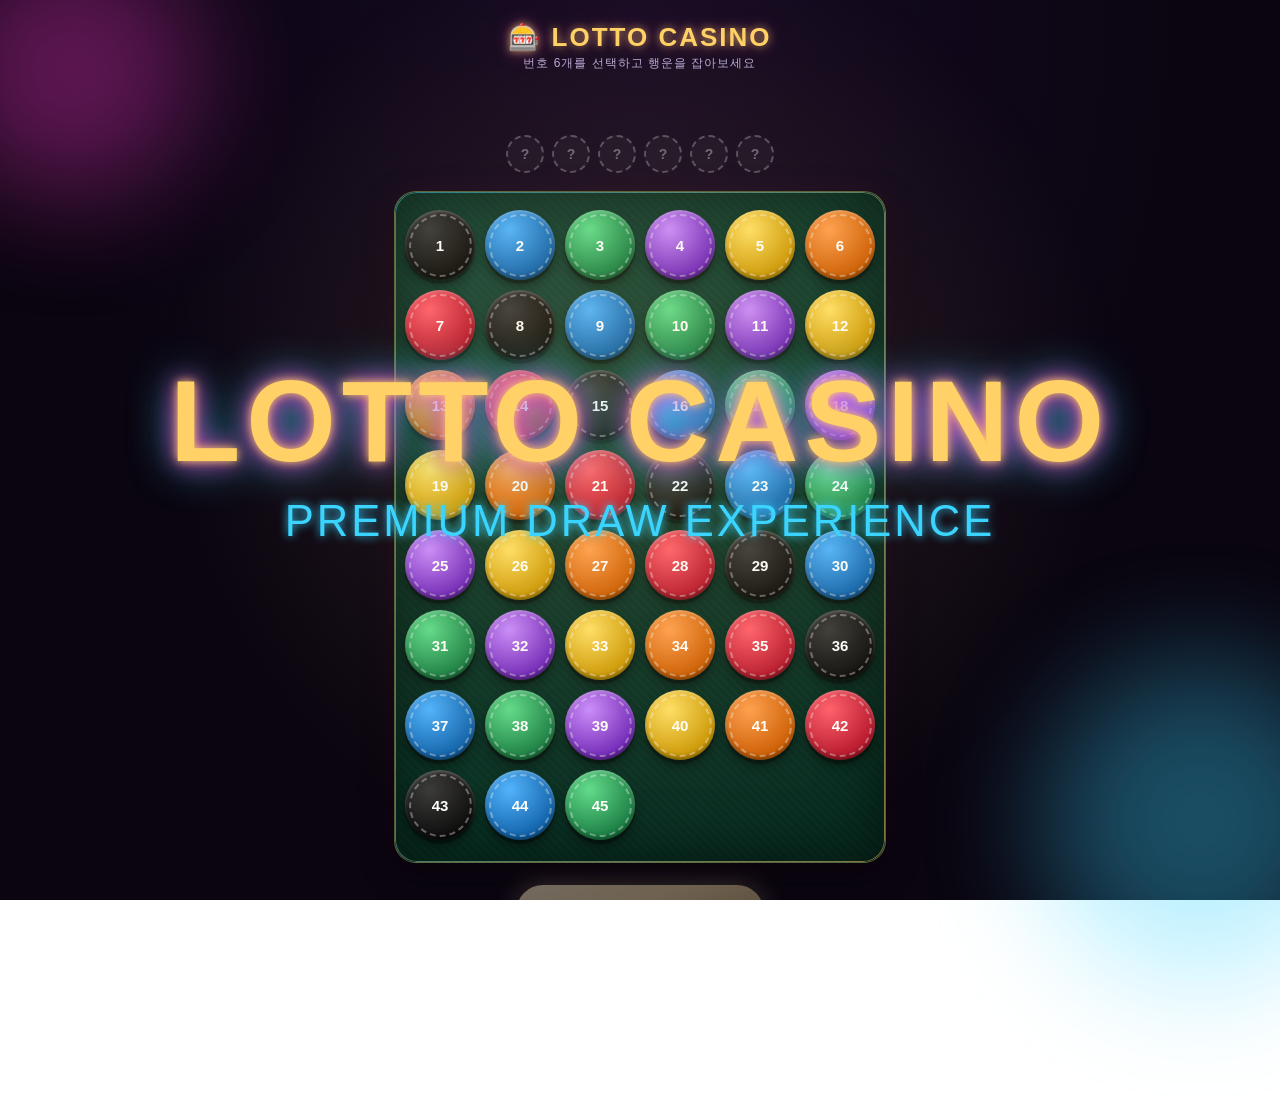
<file: lotto/index.html>
<!DOCTYPE html>
<html lang="ko">
<head>
<base target="_top">
<meta charset="UTF-8">
<title>lottopic(Lotto Pick)</title>
<!-- 모바일 웹앱 설정 -->
<meta name="theme-color" content="#7C3AED">
<meta name="mobile-web-app-capable" content="yes">
<meta name="apple-mobile-web-app-capable" content="yes">
<meta name="apple-mobile-web-app-title" content="LOTTO CASINO">
<meta name="apple-mobile-web-app-status-bar-style" content="default">

<!-- 파비콘 / 앱 아이콘 -->
<link rel="icon" href="logo.png">
<link rel="apple-touch-icon" href="logo.png">
<style>
/* =========================================================
   0. 기본 변수 & 초기화
   ========================================================= */
:root{
  --color-background1:#0a0510;
  --color-background2:#160a24;
  --color-felt:#0b3d2e;
  --color-felt-dark:#062a1f;
  --color-neon-blue:#3ad4ff;
  --color-neon-pink:#ff3ad0;
  --color-glod:#ffd166;
  --color-gloddark:#c9962c;
  --color-white:#f6f2ea; /* [수정] --background2color-white -> --color-white 로 이름 통일 */
  --shadow-strong:0 10px 30px rgba(0,0,0,.55);
}

*{box-sizing:border-box; -webkit-tap-highlight-color:transparent;}
html,body{
  margin:0; padding:0; width:100%; height:100%;
  background:radial-gradient(ellipse at 50% 0%, var(--color-background2) 0%, var(--color-background1) 65%);
  font-family:'Segoe UI',-apple-system,BlinkMacSystemFont,'Malgun Gothic',sans-serif;
  color:var(--color-white);
  overflow-x:hidden;
  user-select:none;
}

/* =========================================================
   1. app 진입 애니메이션 (Casino Entrance)
   ========================================================= */
#blackout{
  position:fixed; inset:0; background:#000; z-index:9999;
  animation:dark-off 1s ease forwards; animation-delay:.15s;
  pointer-events:none;
}
@keyframes dark-off{
  0%{opacity:1;}
  100%{opacity:0; visibility:hidden;}
}

#opening-logo{
  position:fixed; inset:0; z-index:9998;
  display:flex; align-items:center; justify-content:center;
  flex-direction:column; gap:10px;
  background:radial-gradient(circle at 50% 45%, rgba(255,209,102,.12), transparent 60%);
  opacity:0; transform:scale(.7);
  animation:show-logo 1s cubic-bezier(.2,.9,.3,1.2) forwards;
  animation-delay:.25s;
  pointer-events:none;
}
#opening-logo h1{
  font-size:9vw; margin:0;
  letter-spacing:6px;
  color:var(--color-glod);
  text-shadow:
    0 0 10px var(--color-glod),
    0 0 25px var(--color-neon-pink),
    0 0 45px var(--color-neon-blue);
  animation:neon-flicker 1.6s ease-in-out infinite;
}
#opening-logo span{
  font-size:3.4vw; letter-spacing:3px; color:var(--color-neon-blue);
  text-shadow:0 0 10px var(--color-neon-blue);
}
@keyframes show-logo{
  0%{opacity:0; transform:scale(.6);}
  60%{opacity:1; transform:scale(1.08);}
  100%{opacity:1; transform:scale(1); visibility:visible;}
}
@keyframes neon-flicker{
  0%,19%,21%,23%,55%,57%,100%{opacity:1;}
  20%,22%,56%{opacity:.55;}
}
/* 오프닝 logo는 잠깐 보였다가 서서히 fade-out */
#opening-logo.fade-out{
  animation:logo-out .6s ease forwards;
}
@keyframes logo-out{
  to{opacity:0; transform:scale(1.15); visibility:hidden;}
}

/* =========================================================
   2. total 레이아웃 & board 인터랙션
   ========================================================= */
#app{
  max-width:520px; margin:0 auto; padding:18px 14px 60px;
  position:relative; min-height:100vh;
}

/* background 네온 조명 은은한 점멸 (board가 살아있는 느낌) */
.neon-glow{
  position:fixed; border-radius:50%; filter:blur(60px); opacity:.35;
  pointer-events:none; z-index:0;
}
/* [수정] animation:neon-floating유 -> neon-floating (keyframes 이름과 불일치하던 오타 수정) */
#neon-glow1{width:260px; height:260px; background:var(--color-neon-pink); top:-60px; left:-60px; animation:neon-floating 7s ease-in-out infinite;}
#neon-glow2{width:320px; height:320px; background:var(--color-neon-blue); bottom:-80px; right:-80px; animation:neon-floating 9s ease-in-out infinite reverse;}
@keyframes neon-floating{
  0%,100%{opacity:.25; transform:translate(0,0);}
  50%{opacity:.5; transform:translate(15px,-10px);}
}

header{
  text-align:center; position:relative; z-index:1; margin-bottom:16px;
}
header h1{
  font-size:26px; margin:4px 0 2px; letter-spacing:2px;
  color:var(--color-glod);
  text-shadow:0 0 8px rgba(255,209,102,.7), 0 0 20px rgba(255,58,208,.35);
}
header p{
  margin:0; font-size:12px; color:#b7a9d6; letter-spacing:1px;
}

/* 상단 "6 Numbers Selected" badge */
#done-badge{
  text-align:center; margin:10px auto; max-width:260px;
  padding:8px 14px; border-radius:30px;
  background:linear-gradient(135deg,rgba(255,209,102,.18),rgba(255,58,208,.12));
  border:1px solid rgba(255,209,102,.5);
  font-size:13px; font-weight:700; letter-spacing:1px; color:var(--color-glod);
  opacity:0; transform:translateY(-8px) scale(.9);
  transition:all .35s cubic-bezier(.2,.8,.3,1.3);
  pointer-events:none;
}
#done-badge.show{
  opacity:1; transform:translateY(0) scale(1);
  box-shadow:0 0 18px rgba(255,209,102,.55);
  animation:glow-badge 1.4s ease-in-out infinite;
}
@keyframes glow-badge{
  0%,100%{box-shadow:0 0 12px rgba(255,209,102,.45);}
  50%{box-shadow:0 0 26px rgba(255,209,102,.85);}
}

/* selec된 num 미리보기 slot */
#slot{
  display:flex; justify-content:center; gap:8px; margin:14px 0 18px;
  position:relative; z-index:1; flex-wrap:wrap;
}
.slot{
  width:38px; height:38px; border-radius:50%;
  border:2px dashed rgba(255,255,255,.25);
  display:flex; align-items:center; justify-content:center;
  font-size:14px; font-weight:700; color:rgba(255,255,255,.35);
  transition:all .3s ease; background:rgba(255,255,255,.03);
}
/* [수정] JS가 실제로 붙이는 클래스명 "filled"와 맞춤 (기존 .slot.filled 유지) */
.slot.filled{
  border:2px solid var(--color-glod);
  color:#111; background:radial-gradient(circle at 35% 30%, #fff6d8, var(--color-glod) 70%);
  box-shadow:0 0 12px rgba(255,209,102,.7);
  animation:slot-pop .35s cubic-bezier(.3,1.6,.4,1) both;
}
@keyframes slot-pop{
  0%{transform:scale(.3);}
  70%{transform:scale(1.2);}
  100%{transform:scale(1);}
}

/* 카지노 felt board */
#board{
  position:relative; z-index:1;
  background:
    radial-gradient(circle at 30% 20%, rgba(255,255,255,.05), transparent 50%),
    repeating-linear-gradient(45deg, rgba(255,255,255,.015) 0 2px, transparent 2px 6px),
    linear-gradient(160deg, var(--color-felt) 0%, var(--color-felt-dark) 100%);
  border-radius:22px;
  border:1px solid rgba(255,209,102,.3);
  box-shadow:
    var(--shadow-strong),
    inset 0 0 60px rgba(0,0,0,.55),
    0 0 30px rgba(255,58,208,.08);
  padding:18px 10px 22px;
  overflow:hidden;
}
/* board 테두리 네온 라인이 천천히 흐르는 느낌 */
#board::before{
  content:''; position:absolute; inset:0; border-radius:22px; padding:1px;
  background:linear-gradient(120deg, var(--color-neon-blue), var(--color-glod), var(--color-neon-pink), var(--color-neon-blue));
  background-size:300% 300%;
  -webkit-mask:linear-gradient(#000 0 0) content-box, linear-gradient(#000 0 0);
  -webkit-mask-composite:xor; mask-composite:exclude;
  opacity:.5; animation:line-flo 6s linear infinite;
  pointer-events:none;
}
@keyframes line-flo{
  0%{background-position:0% 50%;}
  100%{background-position:300% 50%;}
}

/* num chip grid (1~45) */
#num-grid{
  display:grid; grid-template-columns:repeat(5,1fr); gap:10px;
  position:relative; z-index:1;
}
@media(min-width:400px){
  #num-grid{grid-template-columns:repeat(6,1fr);}
}

/* =========================================================
   3. num button(chip) 기본 디자인
   ========================================================= */
.chip{
  position:relative; aspect-ratio:1/1; border-radius:50%; border:none;
  cursor:pointer; outline:none;
  display:flex; align-items:center; justify-content:center;
  font-size:15px; font-weight:800; color:#fff;
  transform:scale(1) translateY(0) rotate(0deg);
  transition:transform .18s cubic-bezier(.3,1.4,.4,1), box-shadow .2s ease, filter .2s ease;
  box-shadow:
    0 4px 0 rgba(0,0,0,.35),
    0 6px 10px rgba(0,0,0,.4),
    inset 0 2px 3px rgba(255,255,255,.25),
    inset 0 -3px 4px rgba(0,0,0,.35);
}
/* 카지노 chip 특유의 점선 테두리 패턴 (가짜 홈 느낌) */
.chip::before{
  content:''; position:absolute; inset:5%; border-radius:50%;
  border:2px dashed rgba(255,255,255,.35);
  pointer-events:none;
}
.chip::after{
  content:''; position:absolute; inset:0; border-radius:50%;
  box-shadow:0 0 0 0 rgba(255,209,102,0);
  transition:box-shadow .25s ease;
  pointer-events:none;
}

/* chip color 팔레트 (7color 순환) */
.chipcolor0{background:radial-gradient(circle at 35% 28%, #ff5f6d, #b3132a 75%);}
.chipcolor1{background:radial-gradient(circle at 35% 28%, #3a3a3a, #0c0c0c 75%);}
.chipcolor2{background:radial-gradient(circle at 35% 28%, #4fb3ff, #0d5fa8 75%);}
.chipcolor3{background:radial-gradient(circle at 35% 28%, #5fdc8c, #157a41 75%);}
.chipcolor4{background:radial-gradient(circle at 35% 28%, #c98bff, #6b21b8 75%);}
.chipcolor5{background:radial-gradient(circle at 35% 28%, #ffe066, #c99400 75%);}
.chipcolor6{background:radial-gradient(circle at 35% 28%, #ff9f4f, #c95a00 75%);}

/* Hover: 살짝 커지고 그림자/글로우 증가 (모바일은 터치이므로 데스크탑 위주) */
@media (hover:hover){
  .chip:not(.selected):not(.disabled):hover{
    transform:scale(1.05) translateY(-2px);
    box-shadow:
      0 8px 0 rgba(0,0,0,.35),
      0 14px 18px rgba(0,0,0,.45),
      inset 0 2px 3px rgba(255,255,255,.3),
      inset 0 -3px 4px rgba(0,0,0,.35),
      0 0 16px rgba(255,209,102,.45);
  }
  .chip:not(.selected):not(.disabled):hover::after{
    box-shadow:0 0 0 3px rgba(255,209,102,.35);
  }
}

/* selec(Press → Bounce → Glow → Selected) */
.chip.pressed{ transform:scale(.88) translateY(3px); }

.chip.selected{
  animation:chipbounce-glow .5s cubic-bezier(.3,1.6,.3,1) both;
  box-shadow:
    0 4px 0 rgba(0,0,0,.3),
    0 8px 16px rgba(0,0,0,.4),
    inset 0 2px 3px rgba(255,255,255,.3),
    0 0 22px 4px rgba(255,209,102,.85);
}
.chip.selected::before{
  border:3px solid var(--color-glod);
  box-shadow:0 0 10px rgba(255,209,102,.9);
}
.chip.selected .chipnum{
  text-shadow:0 0 8px #fff, 0 0 14px var(--color-glod);
}
@keyframes chipbounce-glow{
  0%{transform:scale(.85);}
  45%{transform:scale(1.18);}
  70%{transform:scale(.96);}
  100%{transform:scale(1.08);}
}

/* num off: Glow Off → Rotate -8° → Normal */
.chip.turned-off{
  animation:chipoff .4s ease both;
}
@keyframes chipoff{
  0%{transform:scale(1.08) rotate(0deg); box-shadow:0 0 22px 4px rgba(255,209,102,.85);}
  50%{transform:scale(.92) rotate(-8deg); box-shadow:0 0 0 rgba(255,209,102,0);}
  100%{transform:scale(1) rotate(0deg); box-shadow:0 4px 0 rgba(0,0,0,.35), 0 6px 10px rgba(0,0,0,.4);}
}

/* 6개 selec done - total shake effect */
#num-grid.win-shake{
  animation:boardshake .5s ease;
}
@keyframes boardshake{
  0%,100%{transform:translateX(0);}
  20%{transform:translateX(-3px) rotate(-.3deg);}
  40%{transform:translateX(3px) rotate(.3deg);}
  60%{transform:translateX(-2px);}
  80%{transform:translateX(2px);}
}

/* 6개 다 찼을 때 나머지 미selec chip disabled process */
.chip.disabled{
  opacity:.35; cursor:not-allowed; filter:grayscale(.4);
}

/* [수정] .chipdisabled -> .chipnum (숫자 표시용 span에 실제로 붙는 클래스명과 일치시킴) */
.chipnum{ position:relative; z-index:1; pointer-events:none; }

/* glod particle (6개 done / win 시 공통 사용) */
.particle{
  position:absolute; width:6px; height:6px; border-radius:50%;
  background:var(--color-glod); pointer-events:none;
  box-shadow:0 0 6px var(--color-glod);
  animation:particle-fly .9s ease-out forwards;
}
@keyframes particle-fly{
  0%{opacity:1; transform:translate(0,0) scale(1);}
  100%{opacity:0; transform:var(--delta) scale(.3);}
}

/* =========================================================
   4. DRAW LOTTO button
   ========================================================= */
#draw-btn-area{ text-align:center; margin:22px 0 6px; position:relative; z-index:1; }
#draw-btn{
  font-size:18px; font-weight:800; letter-spacing:2px; color:#2a1400;
  padding:16px 38px; border:none; border-radius:50px; cursor:pointer;
  background:linear-gradient(160deg,#ffe89a,var(--color-glod) 45%, var(--color-gloddark) 100%);
  box-shadow:
    0 6px 0 #8a6416,
    0 10px 20px rgba(0,0,0,.5),
    0 0 24px rgba(255,209,102,.5);
  transition:transform .12s ease, box-shadow .12s ease;
}
#draw-btn:disabled{ opacity:.45; cursor:not-allowed; filter:grayscale(.5); }
#draw-btn.is-pressed{
  transform:translateY(6px);
  box-shadow:0 0 0 #8a6416, 0 4px 10px rgba(0,0,0,.5), 0 0 30px rgba(255,209,102,.8);
}
/* [수정] animation:button회전대기 -> buttonWait (keyframes 이름과 일치시킴, 한글 섞인 이름 정리) */
#draw-btn.is-rotating{ animation:buttonWait 1s linear infinite; }
@keyframes buttonWait{
  0%{filter:brightness(1);}
  50%{filter:brightness(1.35);}
  100%{filter:brightness(1);}
}

/* =========================================================
   5. 추첨(roulette) 애니메이션 영역
   ========================================================= */
#roulette-area{
  margin-top:22px; text-align:center; position:relative; z-index:1;
  display:none;
}
#roulette-area.show{ display:block; }
#roulette-track{
  overflow:hidden; border-radius:16px; border:1px solid rgba(255,209,102,.4);
  background:linear-gradient(180deg, rgba(0,0,0,.4), rgba(0,0,0,.15));
  padding:14px 0; position:relative;
}
#roulette-track::before,
#roulette-track::after{
  content:''; position:absolute; top:0; bottom:0; width:34px; z-index:2; pointer-events:none;
}
#roulette-track::before{ left:0; background:linear-gradient(90deg, var(--color-felt-dark), transparent); }
#roulette-track::after{ right:0; background:linear-gradient(-90deg, var(--color-felt-dark), transparent); }

#roulette-line{
  display:flex; gap:10px; width:max-content;
  animation:roulette-cloud .45s linear infinite;
}
#roulette-line.decel{ animation-duration:1.1s; animation-timing-function:ease-out; }
@keyframes roulette-cloud{
  0%{transform:translateX(0);}
  100%{transform:translateX(-320px);}
}
/* [수정] 룰렛칩 스타일 블록 안에 끼어있던 잘못된 줄바꿈("display\n:flex")과
   닫는 중괄호 앞 "blackout" 잔재 텍스트를 제거하고 정상 선언으로 정리 */
.roulettechip{
  width:46px; height:46px; min-width:46px; border-radius:50%;
  display:flex; align-items:center; justify-content:center;
  font-weight:800; font-size:16px; color:#fff;
  box-shadow:inset 0 2px 3px rgba(255,255,255,.25), 0 3px 6px rgba(0,0,0,.4);
}

/* =========================================================
   6. winnums show 영역
   ========================================================= */
#result-area{ margin-top:24px; position:relative; z-index:1; display:none; }
#result-area.show{ display:block; }
#result-area h2{
  text-align:center; font-size:15px; letter-spacing:2px; color:var(--color-neon-blue);
  text-shadow:0 0 8px rgba(58,212,255,.6);
  margin-bottom:14px;
}
#win-num-line{
  display:flex; justify-content:center; gap:10px; flex-wrap:wrap; margin-bottom:18px;
}
.winchip{
  width:52px; height:52px; border-radius:50%;
  display:flex; align-items:center; justify-content:center;
  font-size:19px; font-weight:800; color:#3a2500;
  background:radial-gradient(circle at 35% 28%, #fff3c4, var(--color-glod) 60%, var(--color-gloddark));
  box-shadow:0 0 0 rgba(255,209,102,0);
  opacity:0; transform:translateY(30px) scale(.4);
}
.winchip.show{
  animation:win-pop .55s cubic-bezier(.25,1.6,.35,1) forwards;
}
@keyframes win-pop{
  0%{opacity:0; transform:translateY(30px) scale(.4);}
  60%{opacity:1; transform:translateY(-8px) scale(1.15); box-shadow:0 0 22px rgba(255,209,102,.9);}
  100%{opacity:1; transform:translateY(0) scale(1); box-shadow:0 0 16px rgba(255,209,102,.7);}
}

/* 결과 compare 카드 */
#compare-title{ text-align:center; font-size:13px; color:#c9bfe6; margin-bottom:10px; letter-spacing:1px;}
#my-num-line{
  display:flex; justify-content:center; gap:10px; flex-wrap:wrap; margin-bottom:8px;
}
.comparechip{
  width:46px; height:46px; border-radius:50%;
  display:flex; align-items:center; justify-content:center;
  font-size:16px; font-weight:800; color:#fff;
  transition:all .4s ease;
}
.comparechip.match{
  background:radial-gradient(circle at 35% 28%, #fff3c4, var(--color-glod) 60%, var(--color-gloddark));
  color:#3a2500;
  box-shadow:0 0 16px rgba(255,209,102,.85), 0 0 4px #fff inset;
  animation:match-sparkle .6s ease;
}
.comparechip.fail{
  background:#4a4a4a; opacity:.4;
}
@keyframes match-sparkle{
  0%{transform:scale(.6);}
  60%{transform:scale(1.25);}
  100%{transform:scale(1);}
}
#hit-summary{
  text-align:center; margin-top:14px; font-size:15px; font-weight:700; color:var(--color-glod);
  text-shadow:0 0 10px rgba(255,209,102,.6);
}

/* =========================================================
   7. reset button
   ========================================================= */
#reset-btn-area{ text-align:center; margin-top:22px; position:relative; z-index:1; }
#reset-btn{
  font-size:14px; font-weight:700; letter-spacing:1px; color:var(--color-white);
  padding:10px 26px; border-radius:40px; cursor:pointer;
  background:rgba(255,255,255,.08); border:1px solid rgba(255,255,255,.35);
  transition:all .2s ease;
}
#reset-btn:hover{ background:rgba(255,255,255,.16); }
#reset-btn:active{ transform:scale(.95); }

/* chip 붕 뜨는 reset 애니메이션 (grid total에 적용) */
.chip.is-resetting{
  animation:chip-reset .7s cubic-bezier(.3,.7,.3,1) both;
}
@keyframes chip-reset{
  0%{transform:translateY(0) rotate(0deg);}
  35%{transform:translateY(-14px) rotate(10deg);}
  70%{transform:translateY(-14px) rotate(-6deg);}
  100%{transform:translateY(0) rotate(0deg);}
}

footer{
  text-align:center; margin-top:26px; font-size:11px; color:#665a86; position:relative; z-index:1;
}
</style>
</head>
<body>

<!-- ===================== 오프닝(암전+네온logo) ===================== -->
<div id="blackout"></div>
<div id="opening-logo">
  <h1>LOTTO CASINO</h1>
  <span>PREMIUM DRAW EXPERIENCE</span>
</div>

<!-- background 네온 조명 (은은하게 살아 움직임) -->
<div class="neon-glow" id="neon-glow1"></div>
<div class="neon-glow" id="neon-glow2"></div>

<div id="app">

  <header>
    <h1>🎰 LOTTO CASINO</h1>
    <p>번호 6개를 선택하고 행운을 잡아보세요</p>
  </header>

  <!-- 6개 selec done badge -->
  <div id="done-badge">✨ 6 NUMBERS SELECTED ✨</div>

  <!-- selec한 num 미리보기 slot 6칸 -->
  <div id="slot"></div>

  <!-- 카지노 felt board (num selec 영역) -->
  <div id="board">
    <div id="num-grid"></div>
  </div>

  <!-- 추첨 button -->
  <div id="draw-btn-area">
    <button id="draw-btn" disabled>🎰 DRAW LOTTO</button>
  </div>

  <!-- roulette 회전 effect 영역 -->
  <div id="roulette-area">
    <div id="roulette-track"><div id="roulette-line"></div></div>
  </div>

  <!-- winnums & 결과 compare 영역 -->
  <div id="result-area">
    <h2>🏆 당첨번호</h2>
    <div id="win-num-line"></div>

    <div id="compare-title">내가 고른 번호</div>
    <div id="my-num-line"></div>
    <div id="hit-summary"></div>
  </div>

  <!-- 다시 추첨(reset) button -->
  <div id="reset-btn-area">
    <button id="reset-btn">🔄 RESET</button>
  </div>

  <footer>Google Apps Script Demo · Lotto Casino</footer>
</div>

<script>
/* =========================================================
  total 상태(State) 변수
  [수정] JS 식별자에 하이픈(-)을 쓰면 "뺄셈"으로 해석되어
  SyntaxError가 발생하므로, 모든 하이픈 식별자를 camelCase로 변경했습니다.
========================================================= */
var selectedNumList = [];   // 사용자가 선택한 번호(최대 6개)를 담는 배열
var drawing = false;        // 추첨 애니메이션이 진행 중인지 여부 (중복 클릭 방지용)
var chipColors = ['chipcolor0','chipcolor1','chipcolor2','chipcolor3','chipcolor4','chipcolor5','chipcolor6']; // 7가지 칩 색상 클래스

/* =========================================================
  1. sound 매니저 (Web Audio API로 간단한 효과음 합성)
  - 외부 mp3 파일 없이도 카지노 느낌의 효과음을 즉석에서 만들어냅니다.
========================================================= */
var audioCtx = null;

// 사용자가 처음 화면을 터치/클릭할 때 오디오 컨텍스트를 생성합니다.
// (브라우저 정책상 사용자 상호작용 이후에만 소리 재생이 허용되기 때문)
function audioCtxReady(){
  if(!audioCtx){
    var AC = window.AudioContext || window.webkitAudioContext;
    audioCtx = new AC();
  }
  if(audioCtx.state === 'suspended'){
    audioCtx.resume();
  }
}

// 단순 톤(삐- 소리) 하나를 재생하는 기본 함수
function playTone(freq, durationSec, wave, startVol){
  audioCtxReady();
  var osc = audioCtx.createOscillator();
  var gain = audioCtx.createGain();
  osc.type = wave || 'sine';
  osc.frequency.value = freq;
  gain.gain.value = startVol || 0.15;
  osc.connect(gain);
  gain.connect(audioCtx.destination);
  var now = audioCtx.currentTime;
  gain.gain.setValueAtTime(gain.gain.value, now);
  gain.gain.exponentialRampToValueAtTime(0.001, now + durationSec);
  osc.start(now);
  osc.stop(now + durationSec);
}

var sound = {
  // 칩 선택: 짧고 경쾌한 클릭음
  chipSelect: function(){ playTone(880, 0.08, 'square', 0.12); },
  // 번호 해제: 부드러운 틱 소리
  numOff: function(){ playTone(440, 0.07, 'sine', 0.08); },
  // 버튼 Hover: 짧은 휘익 소리 (주파수를 빠르게 슬라이드)
  buttonHover: function(){
    audioCtxReady();
    var osc = audioCtx.createOscillator();
    var gain = audioCtx.createGain();
    osc.type='sine';
    var now = audioCtx.currentTime;
    osc.frequency.setValueAtTime(300, now);
    osc.frequency.exponentialRampToValueAtTime(900, now+0.12);
    gain.gain.value=0.05;
    gain.gain.exponentialRampToValueAtTime(0.001, now+0.12);
    osc.connect(gain); gain.connect(audioCtx.destination);
    osc.start(now); osc.stop(now+0.12);
  },
  // 추첨 시작: 룰렛 스핀 느낌의 노이즈성 소리
  drawStart: function(){ playTone(200, 0.4, 'sawtooth', 0.06); },
  // 번호 등장: POP
  numShow: function(){ playTone(660, 0.12, 'triangle', 0.15); },
  // 6개 선택 완료: 동전 떨어지는 느낌 (연속 톤)
  selectDone: function(){
    sound.coin(0); sound.coin(90); sound.coin(180);
  },
  coin: function(delayMs){
    setTimeout(function(){ playTone(1200, 0.1, 'square', 0.1); }, delayMs);
  },
  // 당첨 연출: 잭팟 벨소리 (화음)
  jackpot: function(){
    [523,659,784,1046].forEach(function(freq, idx){
      setTimeout(function(){ playTone(freq, 0.5, 'sine', 0.12); }, idx*80);
    });
  },
  // Glow 효과: 은은한 shimmer
  shimmer: function(){ playTone(1500, 0.15, 'sine', 0.05); },
  // Reset: 카드 셔플 느낌 (짧은 화이트노이즈성 톤 여러개)
  reset: function(){
    [300,260,220].forEach(function(f,idx){
      setTimeout(function(){ playTone(f,0.08,'sawtooth',0.05); }, idx*60);
    });
  }
};

/* =========================================================
  2. num grid(1~45 chip) 생성
========================================================= */
function numGridCreate(){
  var grid = document.getElementById('num-grid');
  var html = '';
  for(var num = 1; num <= 45; num++){
    var colorClass = chipColors[num % chipColors.length];
    html += '<button type="button" class="chip '+colorClass+'" data-num="'+num+'">'
          + '<span class="chipnum">'+num+'</span>'
          + '</button>';
  }
  grid.innerHTML = html;

  // 각 칩 버튼에 이벤트 연결
  var chipButtons = grid.querySelectorAll('.chip');
  chipButtons.forEach(function(button){
    // 클릭 = 선택/해제 토글
    button.addEventListener('click', function(){ chipClickProcess(button); });
    // 데스크탑 hover 시 살짝 사운드
    button.addEventListener('mouseenter', function(){
      if(!button.classList.contains('selected') && !button.classList.contains('disabled')){
        sound.buttonHover();
      }
    });
  });
}

/* =========================================================
  3. selec slot(상단 미리보기 6칸) 렌더링
========================================================= */
function slotRefresh(){
  var slotArea = document.getElementById('slot');
  var html = '';
  for(var i=0; i<6; i++){
    var value = selectedNumList[i];
    if(value !== undefined){
      // [수정] 클래스명을 CSS에 정의된 ".slot.filled"와 일치시킴 (기존 "is-slot-filled"는 스타일이 전혀 적용되지 않았음)
      html += '<div class="slot filled">'+value+'</div>';
    }else{
      html += '<div class="slot">?</div>';
    }
  }
  slotArea.innerHTML = html;
}

/* =========================================================
  4. chip 클릭 처리 (선택 / 해제)
========================================================= */
function chipClickProcess(button){
  if(drawing) return; // 추첨 중에는 선택 변경 불가

  audioCtxReady();
  var num = parseInt(button.getAttribute('data-num'), 10);
  var alreadySelected = button.classList.contains('selected');

  if(alreadySelected){
    // ---- 번호 해제 ----
    numOffProcess(button, num);
  }else{
    // 6개를 이미 다 골랐다면 더 이상 선택 불가
    if(selectedNumList.length >= 6) return;

    // ---- 번호 선택 ----
    numSelectProcess(button, num);
  }
}

// 번호를 새로 선택했을 때의 처리 (Press → Bounce → Glow → Selected)
function numSelectProcess(button, num){
  // Press 단계: 눌리는 효과를 짧게 준 뒤 선택 애니메이션 시작
  button.classList.add('pressed');
  setTimeout(function(){
    button.classList.remove('pressed');
    button.classList.add('selected');
    sound.chipSelect();
    miniParticleGen(button, 6); // 골드 파티클 살짝
  }, 90);

  selectedNumList.push(num);
  slotRefresh();

  // 6개를 다 채웠다면 다 채워지지 않은 나머지 칩은 비활성화
  if(selectedNumList.length >= 6){
    setTimeout(selectDoneEffect, 450);
  }
}

// 이미 선택된 번호를 다시 눌러 해제할 때의 처리
function numOffProcess(button, num){
  button.classList.remove('selected');
  button.classList.add('turned-off');
  sound.numOff();

  // 배열에서 해당 번호 제거
  var index = selectedNumList.indexOf(num);
  if(index > -1){ selectedNumList.splice(index,1); }
  slotRefresh();

  // 해제 애니메이션 종료 후 클래스 정리
  setTimeout(function(){ button.classList.remove('turned-off'); }, 400);

  // 6개 미만이 되면 배지 숨기고, 비활성화 됐던 칩들도 다시 활성화
  if(selectedNumList.length < 6){
    document.getElementById('done-badge').classList.remove('show');
    document.getElementById('draw-btn').disabled = true;
    document.querySelectorAll('.chip.disabled').forEach(function(chip){
      chip.classList.remove('disabled');
    });
  }
}

/* =========================================================
  5. 6개 선택 완료 연출 (카지노 승리 연출)
========================================================= */
function selectDoneEffect(){
  var grid = document.getElementById('num-grid');
  var badge = document.getElementById('done-badge');

  // 그리드 전체 살짝 흔들기
  grid.classList.add('win-shake');
  setTimeout(function(){ grid.classList.remove('win-shake'); }, 500);

  // 선택되지 않은 나머지 칩들 비활성화 처리
  document.querySelectorAll('.chip:not(.selected)').forEach(function(chip){
    chip.classList.add('disabled');
  });

  // 상단 배지 표시 + Glow
  badge.classList.add('show');

  // 추첨 버튼 활성화
  document.getElementById('draw-btn').disabled = false;

  // 사운드 + 진동(Haptic)
  sound.selectDone();
  if(navigator.vibrate){ navigator.vibrate([40,30,40]); }

  // 선택된 6개 칩에 골드 파티클 뿌리기
  document.querySelectorAll('.chip.selected').forEach(function(chip){
    miniParticleGen(chip, 5);
  });
}

/* =========================================================
  6. particle 효과 (골드 스파클)
  [수정] 함수 정의 바로 위에 "ref-el" 이라는 코드 조각이 홀로 남아있어
  (뺄셈 표현식으로 해석되어) ReferenceError가 발생, 그 아래 모든 코드가
  실행되지 않던 문제를 삭제하여 해결했습니다.
========================================================= */
function miniParticleGen(refEl, count){
  var position = refEl.getBoundingClientRect();
  for(var i=0; i<count; i++){
    var particle = document.createElement('div');
    particle.className='particle';
    var deg = Math.random()*Math.PI*2;
    var dist = 20 + Math.random()*24;
    var dx = Math.cos(deg)*dist;
    var dy = Math.sin(deg)*dist;
    particle.style.setProperty('--delta', 'translate('+dx+'px,'+dy+'px)');
    particle.style.left = (position.left + position.width/2) + 'px';
    particle.style.top = (position.top + position.height/2) + 'px';
    particle.style.position='fixed';
    document.body.appendChild(particle);
    (function(element){
      setTimeout(function(){ element.remove(); }, 900);
    })(particle);
  }
}

/* =========================================================
  7. 추첨(DRAW LOTTO) button 처리 + roulette 애니메이션
========================================================= */
document.addEventListener('DOMContentLoaded', function(){
  numGridCreate();
  slotRefresh();

  document.getElementById('draw-btn').addEventListener('click', drawBtnClick);
  document.getElementById('reset-btn').addEventListener('click', resetBtnClick);
});

function drawBtnClick(){
  if(drawing) return;
  if(selectedNumList.length !== 6) return;

  drawing = true;
  var button = document.getElementById('draw-btn');

  // 버튼 눌림 + 회전 대기 효과
  button.classList.add('is-pressed');
  sound.drawStart();
  setTimeout(function(){
    button.classList.remove('is-pressed');
    button.classList.add('is-rotating');
    button.disabled = true;
  }, 150);

  // 룰렛 트랙 채우기(1~45 랜덤 순서 반복) 후 회전 애니메이션 시작
  rouletteTrackFill();
  document.getElementById('roulette-area').classList.add('show');

  var line = document.getElementById('roulette-line');
  line.style.animationDuration = '.35s'; // Fast

  // 결과/비교 영역 숨기기(재추첨 대비)
  document.getElementById('result-area').classList.remove('show');

  // 실제 당첨번호 추첨 요청
  //  - Apps Script 서버 환경이면 google.script.run으로 서버 함수 호출
  //  - 로컬 테스트(HTML만 여는 경우) 등 google 객체가 없으면 클라이언트에서 대신 추첨
  // [수정] 서버(Code.gs)에 정의된 함수 이름은 "로또번호추첨하기" 인데
  // 기존 코드는 존재하지 않는 "lottonumdraw"를 호출해 항상 실패 핸들러로 빠졌습니다.
  if(window.google && google.script && google.script.run){
    google.script.run
      .withSuccessHandler(function(winNums){ drawFxPlaying(winNums); })
      .withFailureHandler(function(){ drawFxPlaying(clientDraw()); })
      .로또번호추첨하기();
  }else{
    // 서버 없이 미리보기 중일 때를 위한 대체 로직
    setTimeout(function(){ drawFxPlaying(clientDraw()); }, 300);
  }
}

// google.script.run을 사용할 수 없는 환경을 위한 대체용 클라이언트 추첨 함수
function clientDraw(){
  var total = [];
  for(var i=1;i<=45;i++){ total.push(i); }
  for(var j=total.length-1; j>0; j--){
    var r = Math.floor(Math.random()*(j+1));
    var tmp = total[j]; total[j]=total[r]; total[r]=tmp;
  }
  return total.slice(0,6).sort(function(a,b){return a-b;});
}

// 룰렛 트랙에 보여줄 랜덤 칩들을 채워넣기 (시각 효과용, 실제 결과와는 무관)
function rouletteTrackFill(){
  var line = document.getElementById('roulette-line');
  var html = '';
  for(var i=0;i<30;i++){
    var randomNum = Math.floor(Math.random()*45)+1;
    var color = chipColors[randomNum % chipColors.length];
    html += '<div class="roulettechip '+color+'">'+randomNum+'</div>';
  }
  line.innerHTML = html + html; // 반복 연결(무한 스크롤처럼 보이게)
}

// 서버(or 대체함수)로부터 당첨번호를 받은 뒤 애니메이션 진행 (Fast→Medium→Slow→Stop)
function drawFxPlaying(winNums){
  var line = document.getElementById('roulette-line');

  // Medium 단계
  setTimeout(function(){ line.style.animationDuration = '.7s'; }, 700);
  // Slow 단계
  setTimeout(function(){
    line.classList.add('decel');
    line.style.animationDuration = '1.1s';
  }, 1500);
  // Stop 단계 + 당첨번호 등장 시작
  setTimeout(function(){
    line.style.animation = 'none';
    document.getElementById('draw-btn').classList.remove('is-rotating');
    winNumsShow(winNums);
  }, 2700);
}

/* =========================================================
  8. 당첨번호 등장 (하나씩 POP)
========================================================= */
function winNumsShow(winNums){
  var resultArea = document.getElementById('result-area');
  var winLine = document.getElementById('win-num-line');
  resultArea.classList.add('show');
  winLine.innerHTML = '';

  winNums.forEach(function(num, idx){
    setTimeout(function(){
      var chip = document.createElement('div');
      chip.className = 'winchip';
      chip.textContent = num;
      winLine.appendChild(chip);
      // 다음 프레임에 show 클래스를 붙여야 애니메이션이 확실히 재생됨
      requestAnimationFrame(function(){ chip.classList.add('show'); });

      sound.numShow();
      if(navigator.vibrate){ navigator.vibrate(20); }

      // 마지막 번호가 등장한 뒤 결과 비교 + 잭팟 연출
      if(idx === winNums.length - 1){
        setTimeout(function(){ compareResultsShow(winNums); }, 500);
      }
    }, idx * 350);
  });
}

/* =========================================================
  9. 결과 비교 (내 번호 vs 당첨번호)
========================================================= */
function compareResultsShow(winNums){
  var compareLine = document.getElementById('my-num-line');
  var matchCount = 0;
  compareLine.innerHTML = '';

  // 내가 고른 번호를 오름차순으로 정렬해서 보여주기
  var sortedMyNums = selectedNumList.slice().sort(function(a,b){return a-b;});

  sortedMyNums.forEach(function(num){
    var isHit = winNums.indexOf(num) > -1;
    if(isHit) matchCount++;

    var chip = document.createElement('div');
    chip.className = 'comparechip ' + (isHit ? 'match' : 'fail');
    chip.textContent = num;
    compareLine.appendChild(chip);
  });

  // 적중 개수에 따른 안내 문구
  var summary = document.getElementById('hit-summary');
  var message = '';
  if(matchCount >= 6) message = '🎉 1등 당첨! 완벽한 일치입니다!';
  else if(matchCount === 5) message = '🥈 5개 적중! 아쉽게 놓쳤어요!';
  else if(matchCount === 4) message = '👏 4개 적중! 훌륭해요!';
  else if(matchCount >= 1) message = '✨ '+matchCount+'개 적중했어요!';
  else message = '다음 기회에 다시 도전해보세요!';
  summary.textContent = message;

  // 3개 이상 맞았을 때는 잭팟 벨소리, 아니면 은은한 쉬머
  if(matchCount >= 3){
    sound.jackpot();
    if(navigator.vibrate){ navigator.vibrate([60,40,60,40,120]); }
  }else{
    sound.shimmer();
  }

  drawing = false; // 추첨 시퀀스 종료 → 다시 선택 가능 상태(리셋 전까지는 그리드는 잠금 유지)
}

/* =========================================================
  10. reset(다시 추첨)
========================================================= */
function resetBtnClick(){
  sound.reset();

  var allChip = document.querySelectorAll('.chip');
  allChip.forEach(function(chip){
    chip.classList.add('is-resetting');
  });

  setTimeout(function(){
    // 상태 초기화
    selectedNumList = [];
    drawing = false;

    // 칩 스타일 전부 원상 복구
    allChip.forEach(function(chip){
      chip.classList.remove('selected','disabled','is-resetting');
    });

    slotRefresh();
    document.getElementById('done-badge').classList.remove('show');
    document.getElementById('draw-btn').disabled = true;

    // 룰렛/결과 영역 숨기기
    document.getElementById('roulette-area').classList.remove('show');
    document.getElementById('result-area').classList.remove('show');
    document.getElementById('roulette-line').classList.remove('decel');
    document.getElementById('roulette-line').style.animation = '';
  }, 700);
}

/* =========================================================
  11. 오프닝 로고 자동 제거 (약 1.6초 뒤 서서히 사라짐)
========================================================= */
window.addEventListener('load', function(){
  setTimeout(function(){
    var logo = document.getElementById('opening-logo');
    logo.classList.add('fade-out');
  }, 1600);
});
</script>
</body>
</html>
</file>
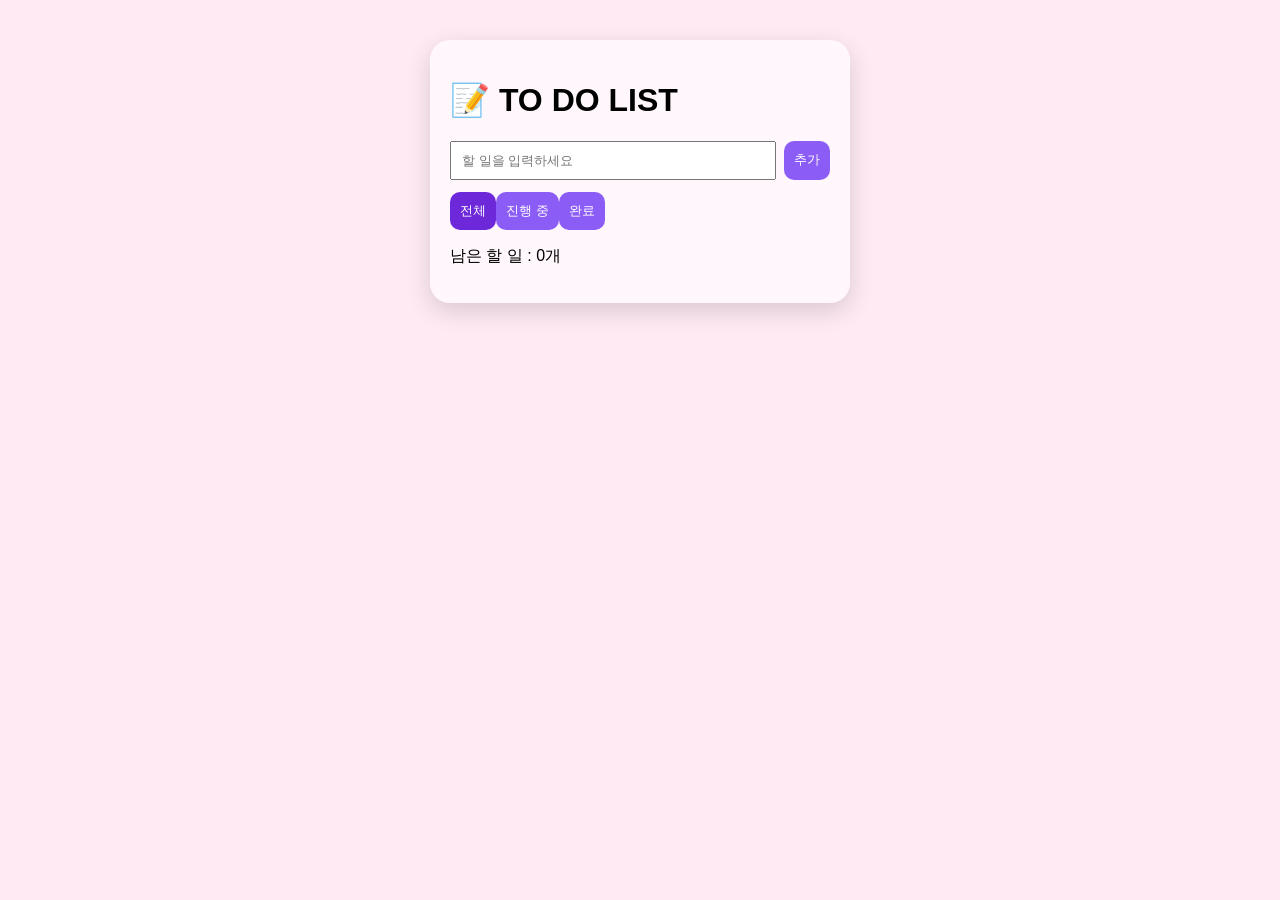
<file: to do list/index.html>
<!DOCTYPE html><html lang='ko'><head><meta charset='UTF-8'><meta name='viewport' content='width=device-width,initial-scale=1'><title>TODO</title><link rel='stylesheet' href='style.css'></head><body><div class='card'><h1>📝 TO DO LIST</h1><div class='row'><input id='input' placeholder='할 일을 입력하세요'><button id='add'>추가</button></div><div class='filters'><button data-f='all' class='active'>전체</button><button data-f='active'>진행 중</button><button data-f='done'>완료</button></div><ul id='list'></ul><p>남은 할 일 : <span id='left'>0</span>개</p></div><script src='script.js'></script></body></html>
</file>
<file: to do list/style.css>
body{margin:0;font-family:sans-serif;background:#ffeaf4;display:flex;justify-content:center;padding:40px}.card{width:380px;background:rgba(255,255,255,.6);backdrop-filter:blur(10px);padding:20px;border-radius:20px;box-shadow:0 8px 24px rgba(0,0,0,.15)}.row{display:flex;gap:8px}input{flex:1;padding:10px}button{background:#8b5cf6;color:#fff;border:0;border-radius:10px;padding:10px;cursor:pointer;transition:.2s}button:hover{transform:translateY(-2px) scale(1.03)}li{display:flex;justify-content:space-between;align-items:center;padding:8px 0}.done span{text-decoration:line-through;opacity:.6}.filters{margin:12px 0}.filters .active{background:#6d28d9}
</file>
